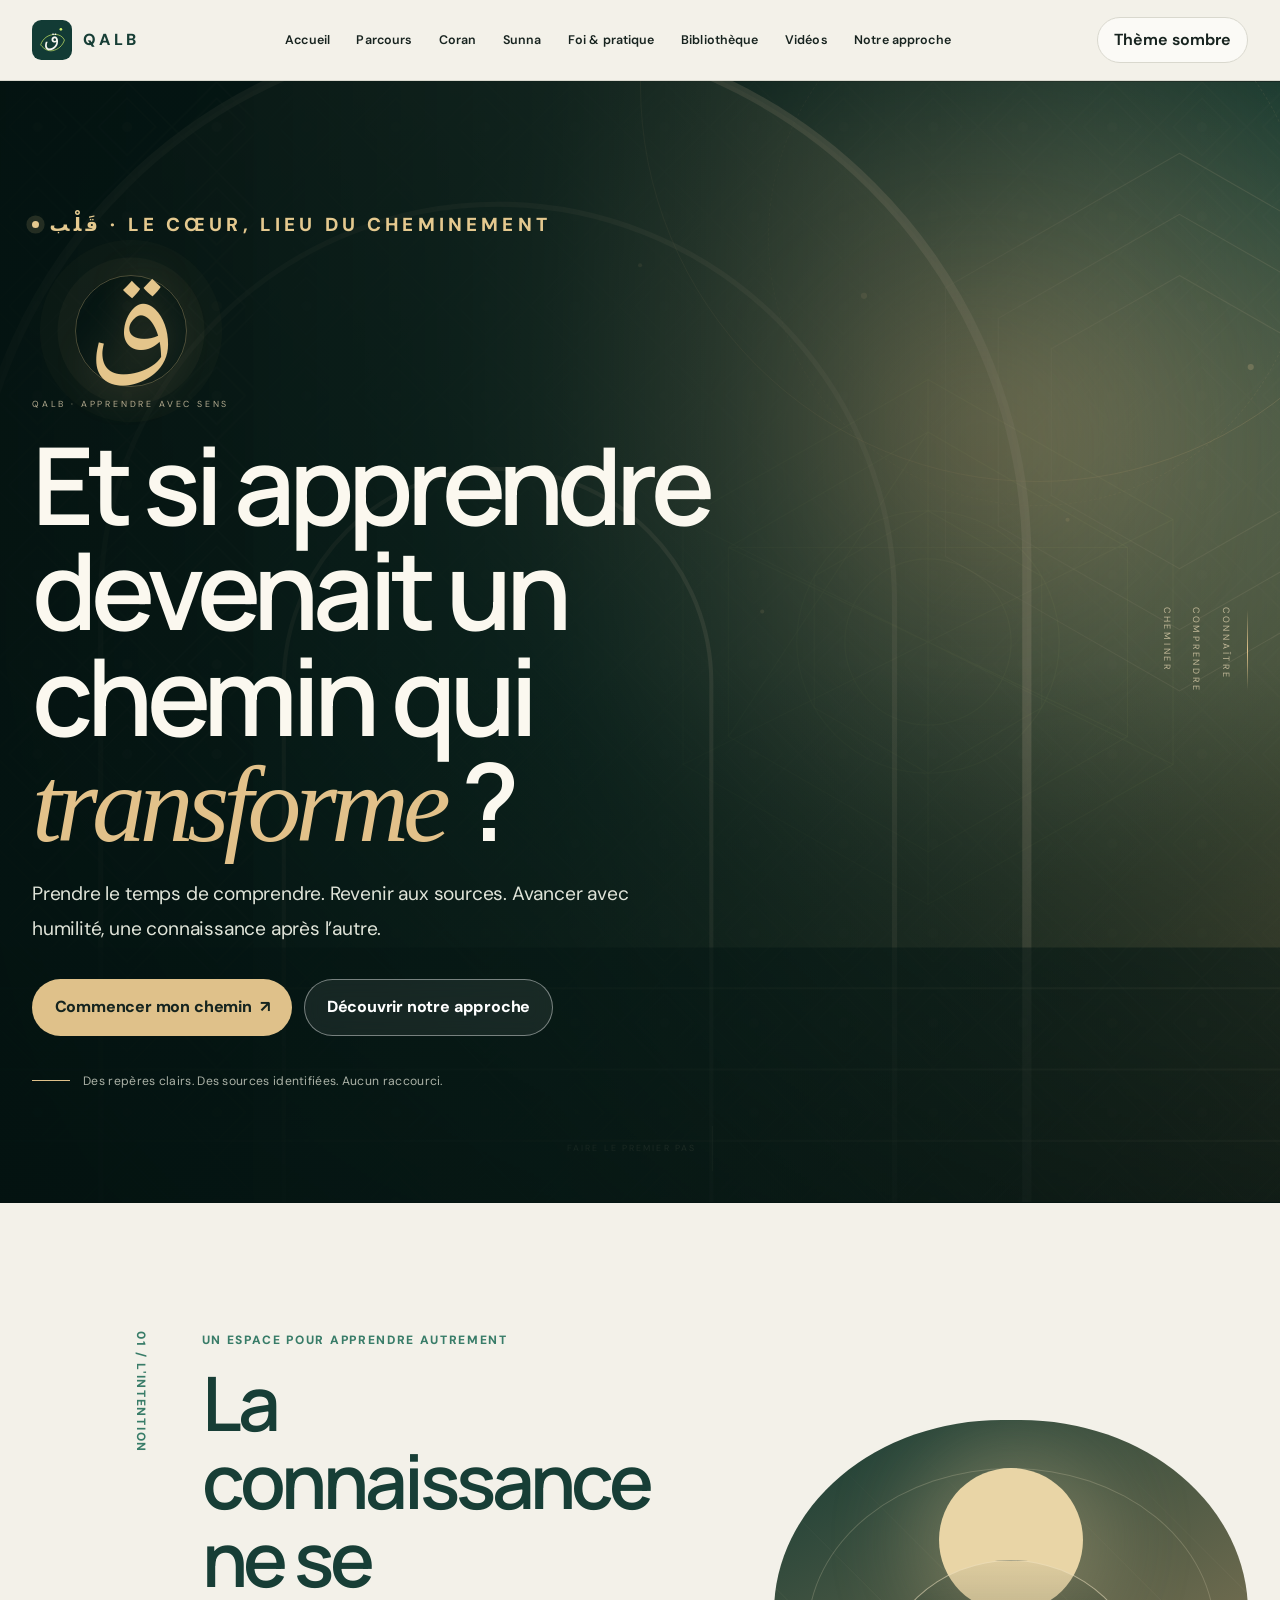
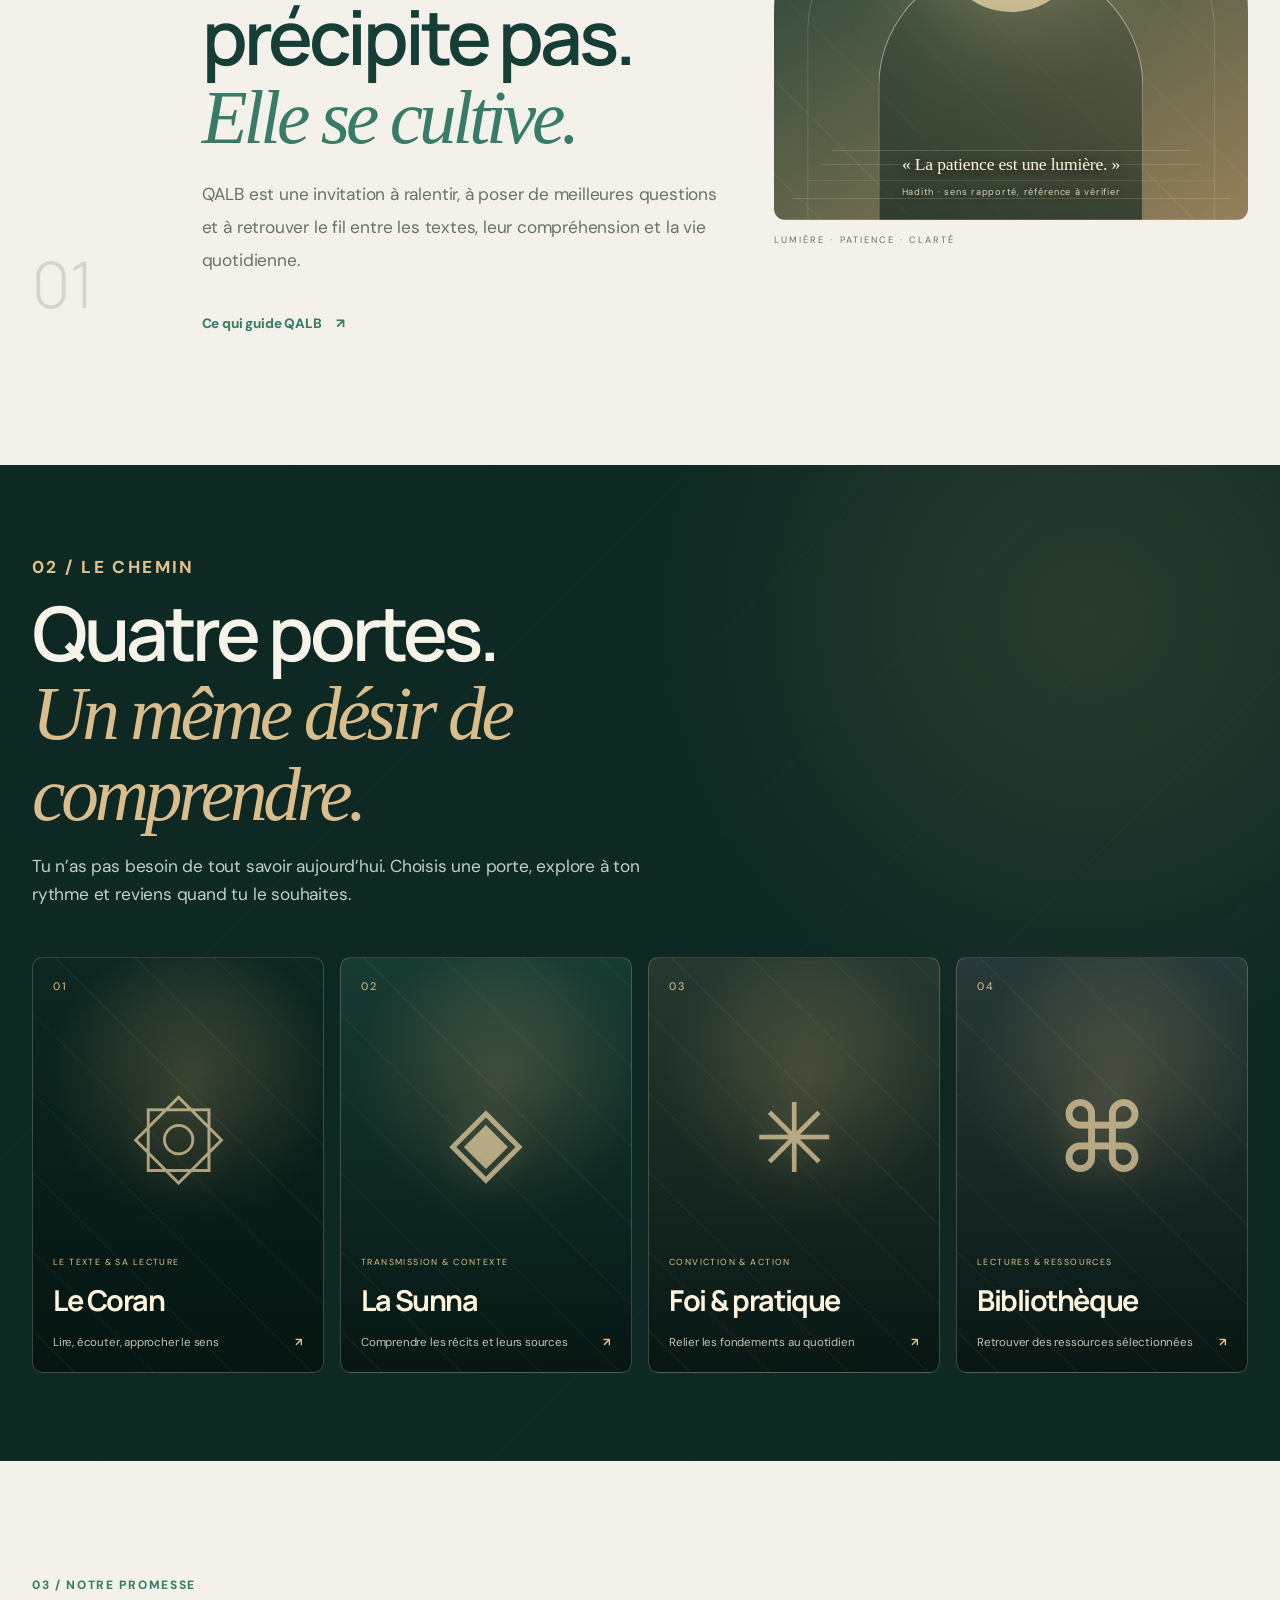
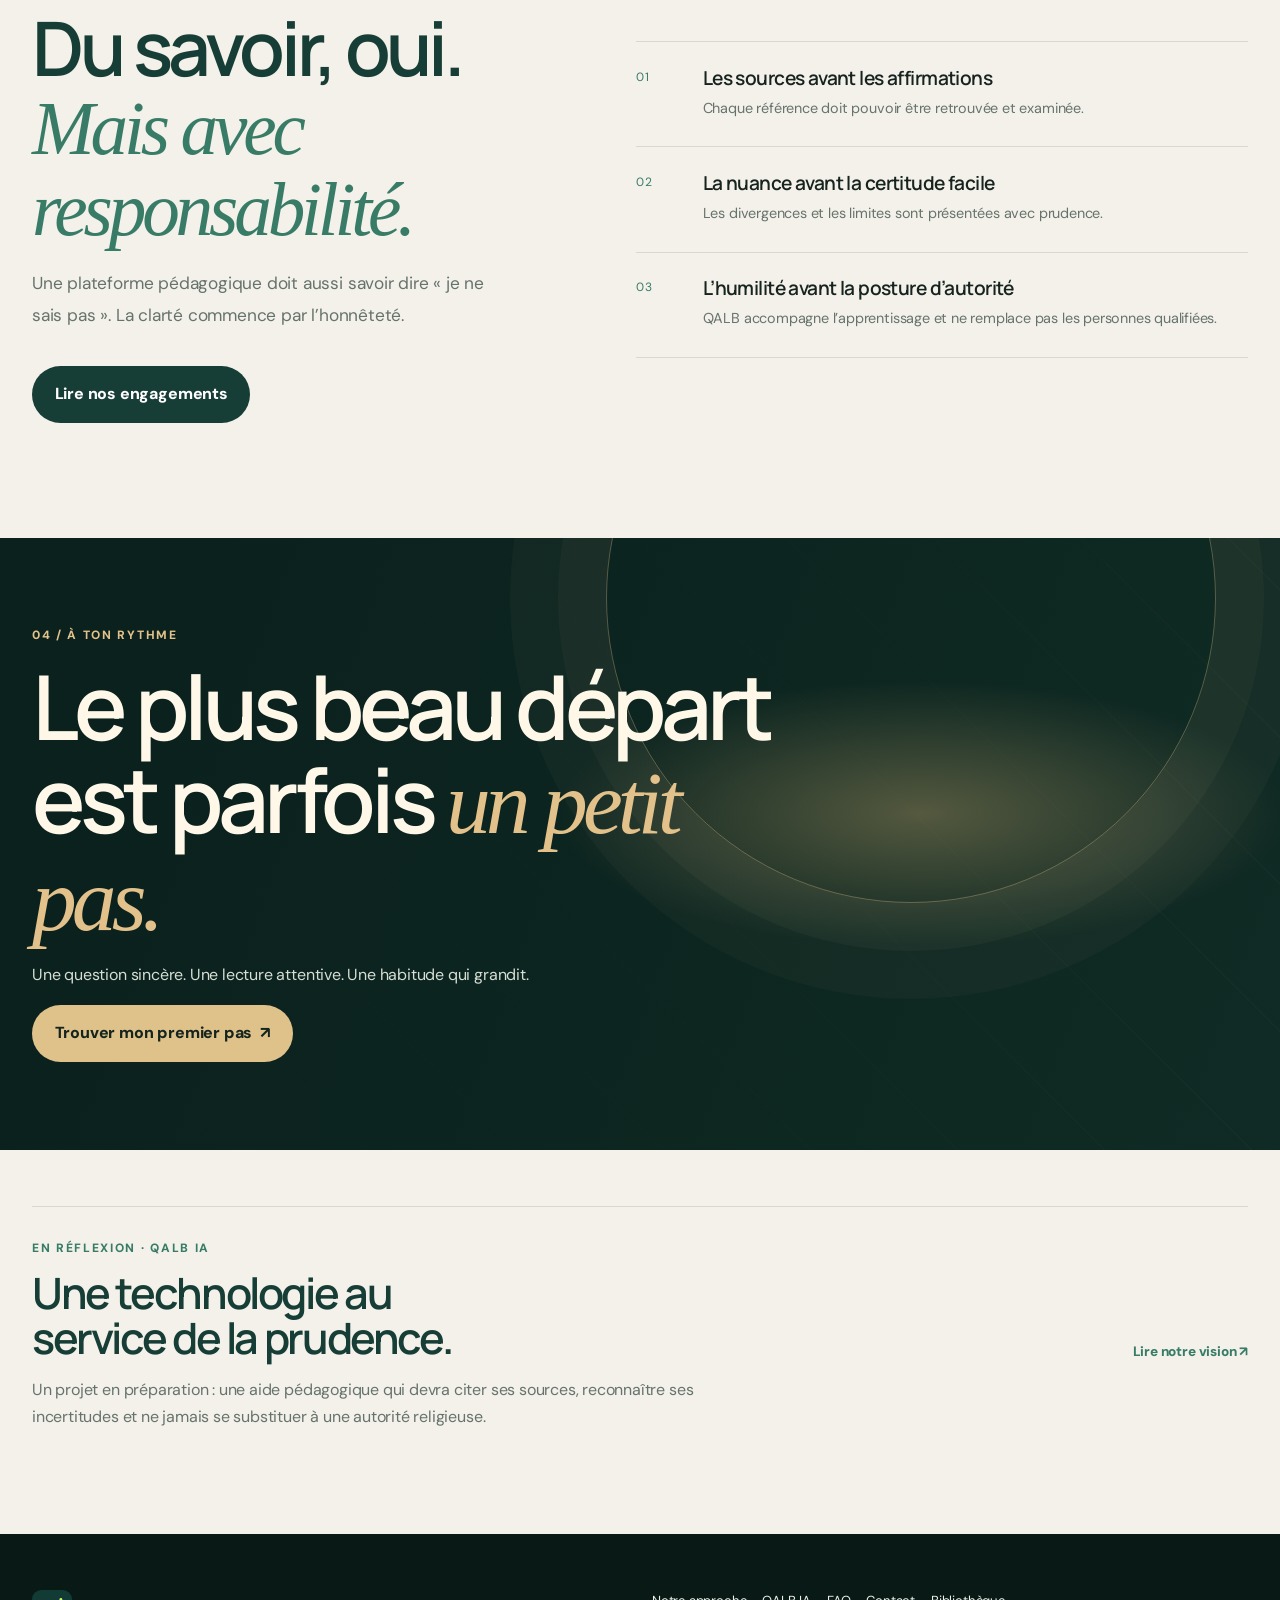
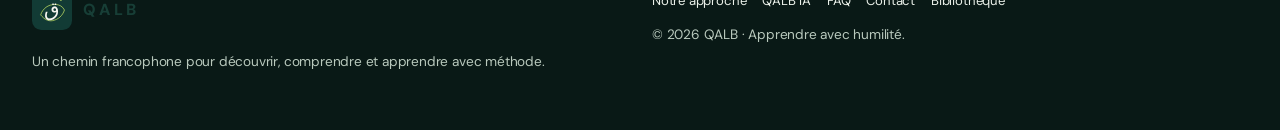
<file: index.html>
<!doctype html>
<html lang="fr"><head><meta charset="utf-8"><meta name="viewport" content="width=device-width,initial-scale=1"><meta name="description" content="QALB — Un chemin vivant pour découvrir le Coran, la Sunna, la foi et la pratique, avec méthode et humilité."><meta name="theme-color" content="#102b26"><meta property="og:type" content="website"><meta property="og:locale" content="fr_FR"><meta property="og:site_name" content="QALB"><meta property="og:title" content="QALB — Le savoir qui éclaire le cœur"><meta property="og:description" content="Un chemin vivant pour apprendre avec méthode et avancer avec sens."><meta property="og:url" content="https://qalb-ogag.onrender.com/"><meta property="og:image" content="https://qalb-ogag.onrender.com/assets/img/qalb-og.svg"><meta name="twitter:card" content="summary_large_image"><link rel="canonical" href="https://qalb-ogag.onrender.com/"><link rel="icon" href="/assets/img/favicon.svg" type="image/svg+xml"><link rel="apple-touch-icon" href="/assets/img/apple-touch-icon.svg"><link rel="preconnect" href="https://fonts.googleapis.com"><link rel="preconnect" href="https://fonts.gstatic.com" crossorigin><link href="https://fonts.googleapis.com/css2?family=DM+Sans:wght@400;500;600;700&family=Manrope:wght@400;500;600;700;800&family=Noto+Naskh+Arabic:wght@500;600&display=swap" rel="stylesheet"><link rel="stylesheet" href="/css/site.min.css"><script>(()=>{try{let t=localStorage.getItem("qalb-theme");document.documentElement.dataset.theme=t==="dark"||t==="light"?t:(matchMedia("(prefers-color-scheme:dark)").matches?"dark":"light")}catch{}})();</script><script defer src="/js/site-config.js"></script><script defer src="/js/app.min.js"></script><title>QALB — Le savoir qui éclaire le cœur</title><script type="application/ld+json">{"@context":"https://schema.org","@type":"WebPage","name":"QALB — Le savoir qui éclaire le cœur","description":"Un chemin vivant pour apprendre avec méthode et avancer avec sens.","url":"https://qalb-ogag.onrender.com/","isPartOf":{"@type":"WebSite","name":"QALB","url":"https://qalb-ogag.onrender.com/"}}</script></head>
<body class="home-page"><a class="skip-link" href="#contenu">Aller au contenu</a>
<header class="site-header"><div class="container header-inner"><a class="brand" href="/" aria-label="QALB, accueil"><img src="/assets/img/favicon.svg" width="40" height="40" alt=""><span>QALB</span></a><nav class="desktop-nav" aria-label="Navigation principale"><a href="/">Accueil</a><a href="/parcours/">Parcours</a><a href="/coran/">Coran</a><a href="/sunna/">Sunna</a><a href="/foi-pratique/">Foi &amp; pratique</a><a href="/bibliotheque/">Bibliothèque</a><a href="/videos/">Vidéos</a><a href="/approche/">Notre approche</a></nav><div class="header-actions"><button class="icon-button" id="themeToggle" type="button" aria-pressed="false">Thème</button><button class="menu-button" id="menuToggle" type="button" aria-expanded="false" aria-controls="mobileNav">Menu</button></div></div></header>
<div class="nav-backdrop" id="navBackdrop"></div><nav class="mobile-nav" id="mobileNav" aria-label="Menu principal" aria-hidden="true"><div class="mobile-nav-head"><strong>Explorer QALB</strong><button class="icon-button" id="menuClose" type="button">Fermer</button></div><div class="mobile-nav-links"><a href="/">Accueil</a><a href="/parcours/">Parcours</a><a href="/coran/">Coran</a><a href="/sunna/">Sunna</a><a href="/foi-pratique/">Foi &amp; pratique</a><a href="/bibliotheque/">Bibliothèque</a><a href="/videos/">Vidéos</a><a href="/approche/">Notre approche</a><a href="/qalb-ia/">QALB IA</a><a href="/faq/">FAQ</a><a href="/contact/">Contact</a></div></nav>
<main id="contenu">
<section class="hero hero-immersive hero-cinematic"><div class="hero-art" aria-hidden="true"><img src="/assets/img/hero-architecture.svg" width="1800" height="1100" fetchpriority="high" decoding="async" alt=""><span class="hero-orbit orbit-one"></span><span class="hero-orbit orbit-two"></span><span class="hero-light"></span></div><div class="hero-shade" aria-hidden="true"></div><div class="container hero-grid"><div class="hero-copy"><p class="eyebrow hero-kicker"><span class="kicker-dot"></span> قَلْب · Le cœur, lieu du cheminement</p><div class="qaf-lockup"><span class="qaf-halo" aria-hidden="true"></span><span class="qaf-letter" lang="ar" aria-label="Qaf">ق</span><span class="qaf-caption">QALB · APPRENDRE AVEC SENS</span></div><h1>Et si apprendre devenait un chemin qui <em>transforme</em> ?</h1><p class="hero-lead">Prendre le temps de comprendre. Revenir aux sources. Avancer avec humilité, une connaissance après l’autre.</p><div class="actions hero-actions"><a class="button button-primary" href="/parcours/">Commencer mon chemin <span aria-hidden="true">↗</span></a><a class="button button-glass" href="/approche/">Découvrir notre approche</a></div><div class="hero-proof"><span class="proof-line"></span><span>Des repères clairs. Des sources identifiées. Aucun raccourci.</span></div></div><div class="hero-side-note" aria-hidden="true"><span class="side-note-line"></span><span>CONNAÎTRE</span><span>COMPRENDRE</span><span>CHEMINER</span></div></div><a class="scroll-cue" href="#premier-pas" aria-label="Défiler vers la suite"><span>FAIRE LE PREMIER PAS</span><i></i></a></section>
<section class="section section-opening" id="premier-pas"><div class="container opening-grid"><div class="opening-label" data-reveal><span class="eyebrow">01 / L'intention</span><span class="opening-number">01</span></div><div class="opening-copy" data-reveal><p class="eyebrow">Un espace pour apprendre autrement</p><h2>La connaissance ne se précipite pas.<br><span>Elle se cultive.</span></h2><p class="lead">QALB est une invitation à ralentir, à poser de meilleures questions et à retrouver le fil entre les textes, leur compréhension et la vie quotidienne.</p><a class="text-link" href="/approche/">Ce qui guide QALB <span aria-hidden="true">↗</span></a></div><div class="opening-visual" data-reveal><div class="opening-visual-art"><div class="sun-disc"></div><div class="arch arch-back"></div><div class="arch arch-front"></div><div class="floor-lines"></div><div class="opening-quote" lang="fr">« La patience est une lumière. »<small>Hadith · sens rapporté, référence à vérifier</small></div></div><span class="visual-index">LUMIÈRE · PATIENCE · CLARTÉ</span></div></div></section>
<section class="section section-dark journey-section"><div class="container"><div class="section-heading journey-heading" data-reveal><p class="eyebrow">02 / Le chemin</p><h2>Quatre portes.<br><span>Un même désir de comprendre.</span></h2><p class="lead">Tu n’as pas besoin de tout savoir aujourd’hui. Choisis une porte, explore à ton rythme et reviens quand tu le souhaites.</p></div><div class="journey-grid"><a class="journey-card journey-quran" href="/coran/" data-reveal><span class="journey-index">01</span><span class="journey-symbol" aria-hidden="true">۞</span><span class="journey-card-bottom"><small>LE TEXTE &amp; SA LECTURE</small><strong>Le Coran</strong><span>Lire, écouter, approcher le sens <b>↗</b></span></span></a><a class="journey-card journey-sunna" href="/sunna/" data-reveal><span class="journey-index">02</span><span class="journey-symbol" aria-hidden="true">◈</span><span class="journey-card-bottom"><small>TRANSMISSION &amp; CONTEXTE</small><strong>La Sunna</strong><span>Comprendre les récits et leurs sources <b>↗</b></span></span></a><a class="journey-card journey-faith" href="/foi-pratique/" data-reveal><span class="journey-index">03</span><span class="journey-symbol" aria-hidden="true">✳</span><span class="journey-card-bottom"><small>CONVICTION &amp; ACTION</small><strong>Foi &amp; pratique</strong><span>Relier les fondements au quotidien <b>↗</b></span></span></a><a class="journey-card journey-library" href="/bibliotheque/" data-reveal><span class="journey-index">04</span><span class="journey-symbol" aria-hidden="true">⌘</span><span class="journey-card-bottom"><small>LECTURES &amp; RESSOURCES</small><strong>Bibliothèque</strong><span>Retrouver des ressources sélectionnées <b>↗</b></span></span></a></div></div></section>
<section class="section section-principles"><div class="container principles-grid"><div data-reveal><p class="eyebrow">03 / Notre promesse</p><h2>Du savoir, oui.<br><span>Mais avec responsabilité.</span></h2><p class="lead">Une plateforme pédagogique doit aussi savoir dire « je ne sais pas ». La clarté commence par l’honnêteté.</p><a class="button button-dark" href="/approche/">Lire nos engagements</a></div><div class="principle-list"><article class="principle" data-reveal><span>01</span><div><h3>Les sources avant les affirmations</h3><p>Chaque référence doit pouvoir être retrouvée et examinée.</p></div></article><article class="principle" data-reveal><span>02</span><div><h3>La nuance avant la certitude facile</h3><p>Les divergences et les limites sont présentées avec prudence.</p></div></article><article class="principle" data-reveal><span>03</span><div><h3>L’humilité avant la posture d’autorité</h3><p>QALB accompagne l’apprentissage et ne remplace pas les personnes qualifiées.</p></div></article></div></div></section>
<section class="section closing-section"><div class="closing-art" aria-hidden="true"></div><div class="container closing-content" data-reveal><p class="eyebrow">04 / À ton rythme</p><h2>Le plus beau départ<br>est parfois <em>un petit pas.</em></h2><p>Une question sincère. Une lecture attentive. Une habitude qui grandit.</p><a class="button button-primary" href="/parcours/">Trouver mon premier pas <span aria-hidden="true">↗</span></a></div></section>
<section class="section section-ai"><div class="container ai-strip" data-reveal><div><p class="eyebrow">En réflexion · QALB IA</p><h2>Une technologie au service de la prudence.</h2><p>Un projet en préparation : une aide pédagogique qui devra citer ses sources, reconnaître ses incertitudes et ne jamais se substituer à une autorité religieuse.</p></div><a class="text-link" href="/qalb-ia/">Lire notre vision ↗</a></div></section>
</main>
<footer class="site-footer"><div class="container footer-grid"><div><a class="brand" href="/"><img src="/assets/img/favicon.svg" width="40" height="40" alt=""><span>QALB</span></a><p class="footer-note">Un chemin francophone pour découvrir, comprendre et apprendre avec méthode.</p></div><div><nav class="footer-links" aria-label="Liens de pied de page"><a href="/approche/">Notre approche</a><a href="/qalb-ia/">QALB IA</a><a href="/faq/">FAQ</a><a href="/contact/">Contact</a><a href="/bibliotheque/">Bibliothèque</a></nav><p class="footer-note">© <span id="year"></span> QALB · Apprendre avec humilité.</p></div></div></footer>
</body></html>
</file>
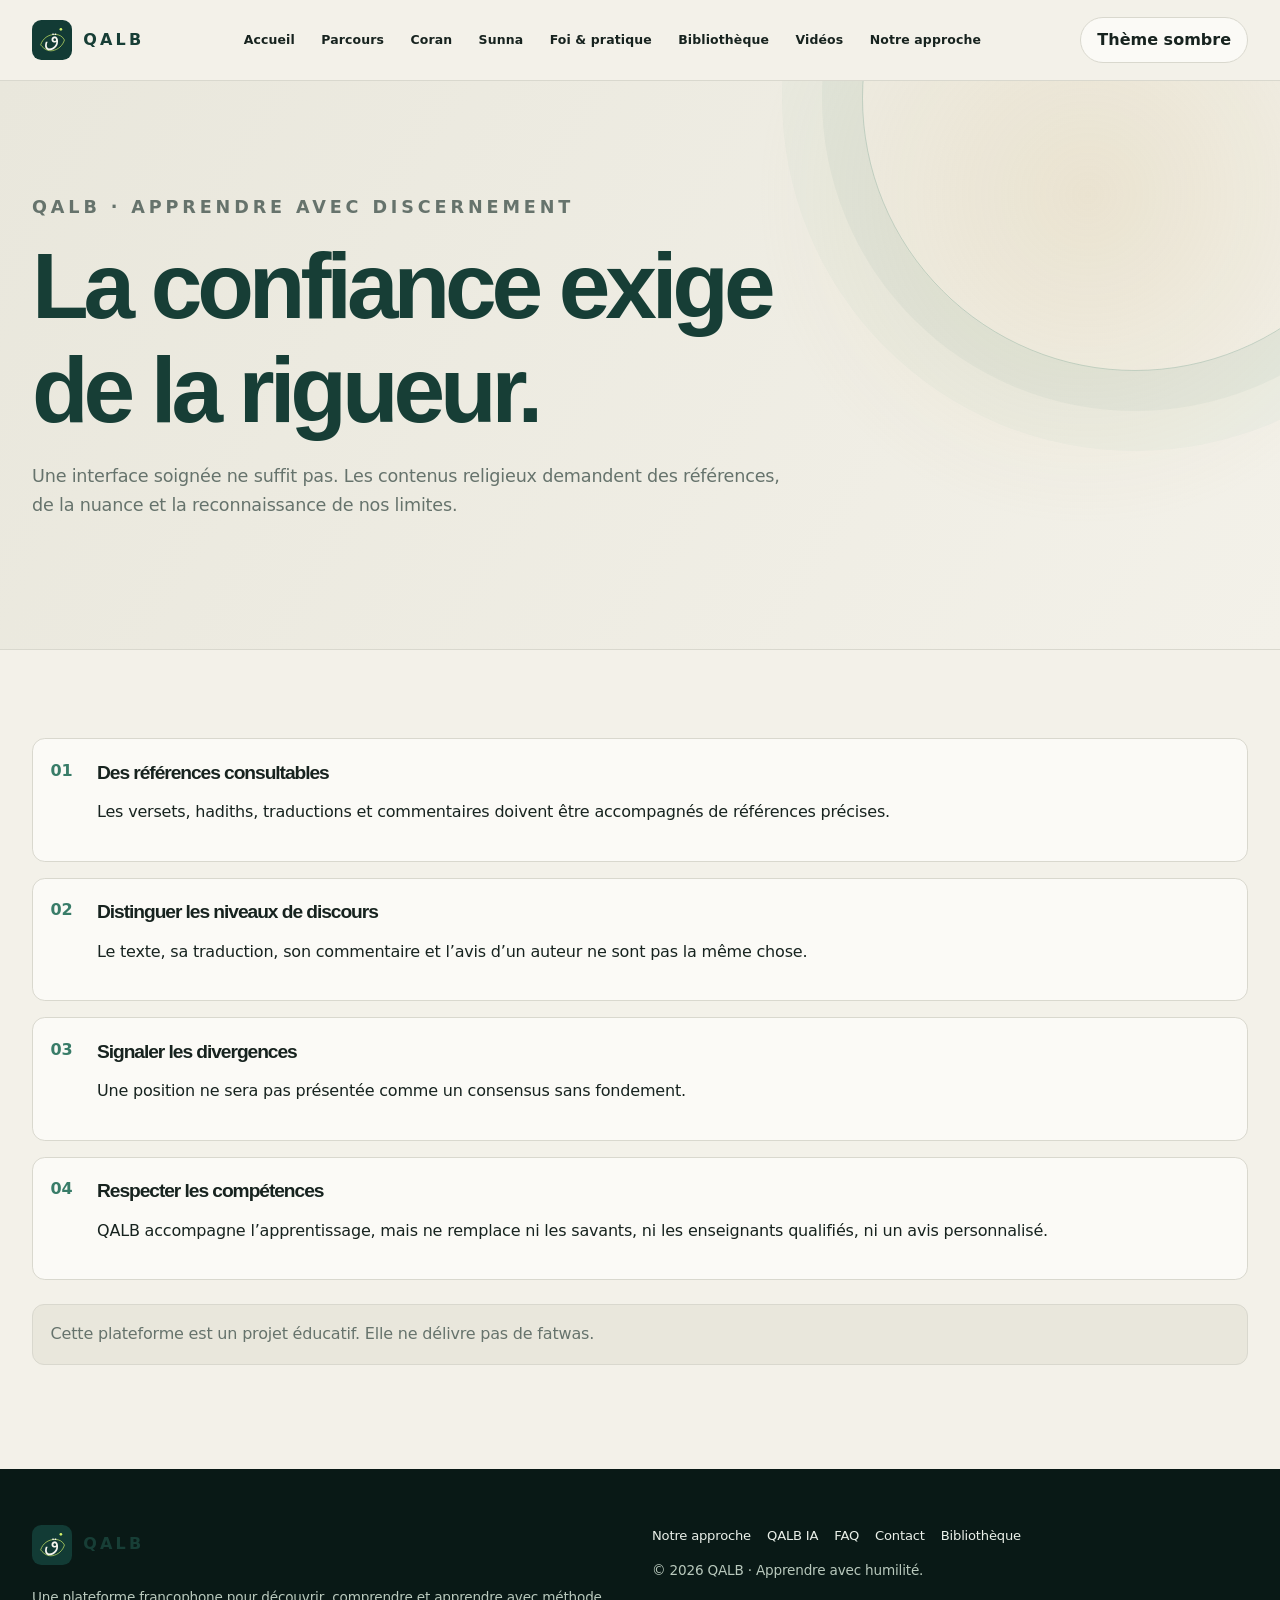
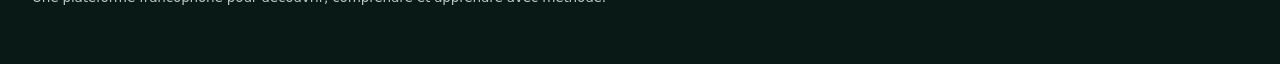
<file: approche/index.html>
<!doctype html>
<html lang="fr"><head><meta charset="utf-8"><meta name="viewport" content="width=device-width,initial-scale=1"><meta name="description" content="Découvrir les principes éditoriaux de QALB : références vérifiables, nuance, transparence et respect des compétences."><meta name="theme-color" content="#123b35"><meta property="og:type" content="website"><meta property="og:locale" content="fr_FR"><meta property="og:site_name" content="QALB"><meta property="og:title" content="Notre approche et nos engagements — QALB"><meta property="og:description" content="Découvrir les principes éditoriaux de QALB : références vérifiables, nuance, transparence et respect des compétences."><meta property="og:url" content="https://qalb-ogag.onrender.com/approche/"><meta property="og:image" content="https://qalb-ogag.onrender.com/assets/img/qalb-og.svg"><meta name="twitter:card" content="summary_large_image"><link rel="canonical" href="https://qalb-ogag.onrender.com/approche/"><link rel="icon" href="/assets/img/favicon.svg" type="image/svg+xml"><link rel="apple-touch-icon" href="/assets/img/apple-touch-icon.svg"><link rel="stylesheet" href="/css/site.min.css"><script>(()=>{try{let t=localStorage.getItem("qalb-theme");document.documentElement.dataset.theme=t==="dark"||t==="light"?t:(matchMedia("(prefers-color-scheme:dark)").matches?"dark":"light")}catch{}})();</script><script defer src="/js/site-config.js"></script><script defer src="/js/app.min.js"></script><title>Notre approche et nos engagements — QALB</title><script type="application/ld+json">{"@context":"https://schema.org","@type":"WebPage","name":"Notre approche et nos engagements — QALB","description":"Découvrir les principes éditoriaux de QALB : références vérifiables, nuance, transparence et respect des compétences.","url":"https://qalb-ogag.onrender.com/approche/","isPartOf":{"@type":"WebSite","name":"QALB","url":"https://qalb-ogag.onrender.com/"}}</script></head><body><a class="skip-link" href="#contenu">Aller au contenu</a><header class="site-header"><div class="container header-inner"><a class="brand" href="/" aria-label="QALB, accueil"><img src="/assets/img/favicon.svg" width="40" height="40" alt=""><span>QALB</span></a><nav class="desktop-nav" aria-label="Navigation principale"><a href="/">Accueil</a><a href="/parcours/">Parcours</a><a href="/coran/">Coran</a><a href="/sunna/">Sunna</a><a href="/foi-pratique/">Foi &amp; pratique</a><a href="/bibliotheque/">Bibliothèque</a><a href="/videos/">Vidéos</a><a href="/approche/">Notre approche</a></nav><div class="header-actions"><button class="icon-button" id="themeToggle" type="button" aria-pressed="false">Thème</button><button class="menu-button" id="menuToggle" type="button" aria-expanded="false" aria-controls="mobileNav">Menu</button></div></div></header><div class="nav-backdrop" id="navBackdrop"></div><nav class="mobile-nav" id="mobileNav" aria-label="Menu principal" aria-hidden="true"><div class="mobile-nav-head"><strong>Explorer QALB</strong><button class="icon-button" id="menuClose" type="button">Fermer</button></div><div class="mobile-nav-links"><a href="/">Accueil</a><a href="/parcours/">Parcours</a><a href="/coran/">Coran</a><a href="/sunna/">Sunna</a><a href="/foi-pratique/">Foi &amp; pratique</a><a href="/bibliotheque/">Bibliothèque</a><a href="/videos/">Vidéos</a><a href="/approche/">Notre approche</a><a href="/qalb-ia/">QALB IA</a><a href="/faq/">FAQ</a><a href="/contact/">Contact</a></div></nav><main id="contenu"><header class="page-intro"><div class="container"><p class="eyebrow">QALB · Apprendre avec discernement</p><h1>La confiance exige de la rigueur.</h1><p>Une interface soignée ne suffit pas. Les contenus religieux demandent des références, de la nuance et la reconnaissance de nos limites.</p></div></header><section class="section"><div class="container"><div class="steps"><article class="step"><h3>Des références consultables</h3><p>Les versets, hadiths, traductions et commentaires doivent être accompagnés de références précises.</p></article><article class="step"><h3>Distinguer les niveaux de discours</h3><p>Le texte, sa traduction, son commentaire et l’avis d’un auteur ne sont pas la même chose.</p></article><article class="step"><h3>Signaler les divergences</h3><p>Une position ne sera pas présentée comme un consensus sans fondement.</p></article><article class="step"><h3>Respecter les compétences</h3><p>QALB accompagne l’apprentissage, mais ne remplace ni les savants, ni les enseignants qualifiés, ni un avis personnalisé.</p></article></div><p class="notice" style="margin-top:1.5rem">Cette plateforme est un projet éducatif. Elle ne délivre pas de fatwas.</p></div></section></main><footer class="site-footer"><div class="container footer-grid"><div><a class="brand" href="/"><img src="/assets/img/favicon.svg" width="40" height="40" alt=""><span>QALB</span></a><p class="footer-note">Une plateforme francophone pour découvrir, comprendre et apprendre avec méthode.</p></div><div><nav class="footer-links" aria-label="Liens de pied de page"><a href="/approche/">Notre approche</a><a href="/qalb-ia/">QALB IA</a><a href="/faq/">FAQ</a><a href="/contact/">Contact</a><a href="/bibliotheque/">Bibliothèque</a></nav><p class="footer-note">© <span id="year"></span> QALB · Apprendre avec humilité.</p></div></div></footer></body></html>
</file>
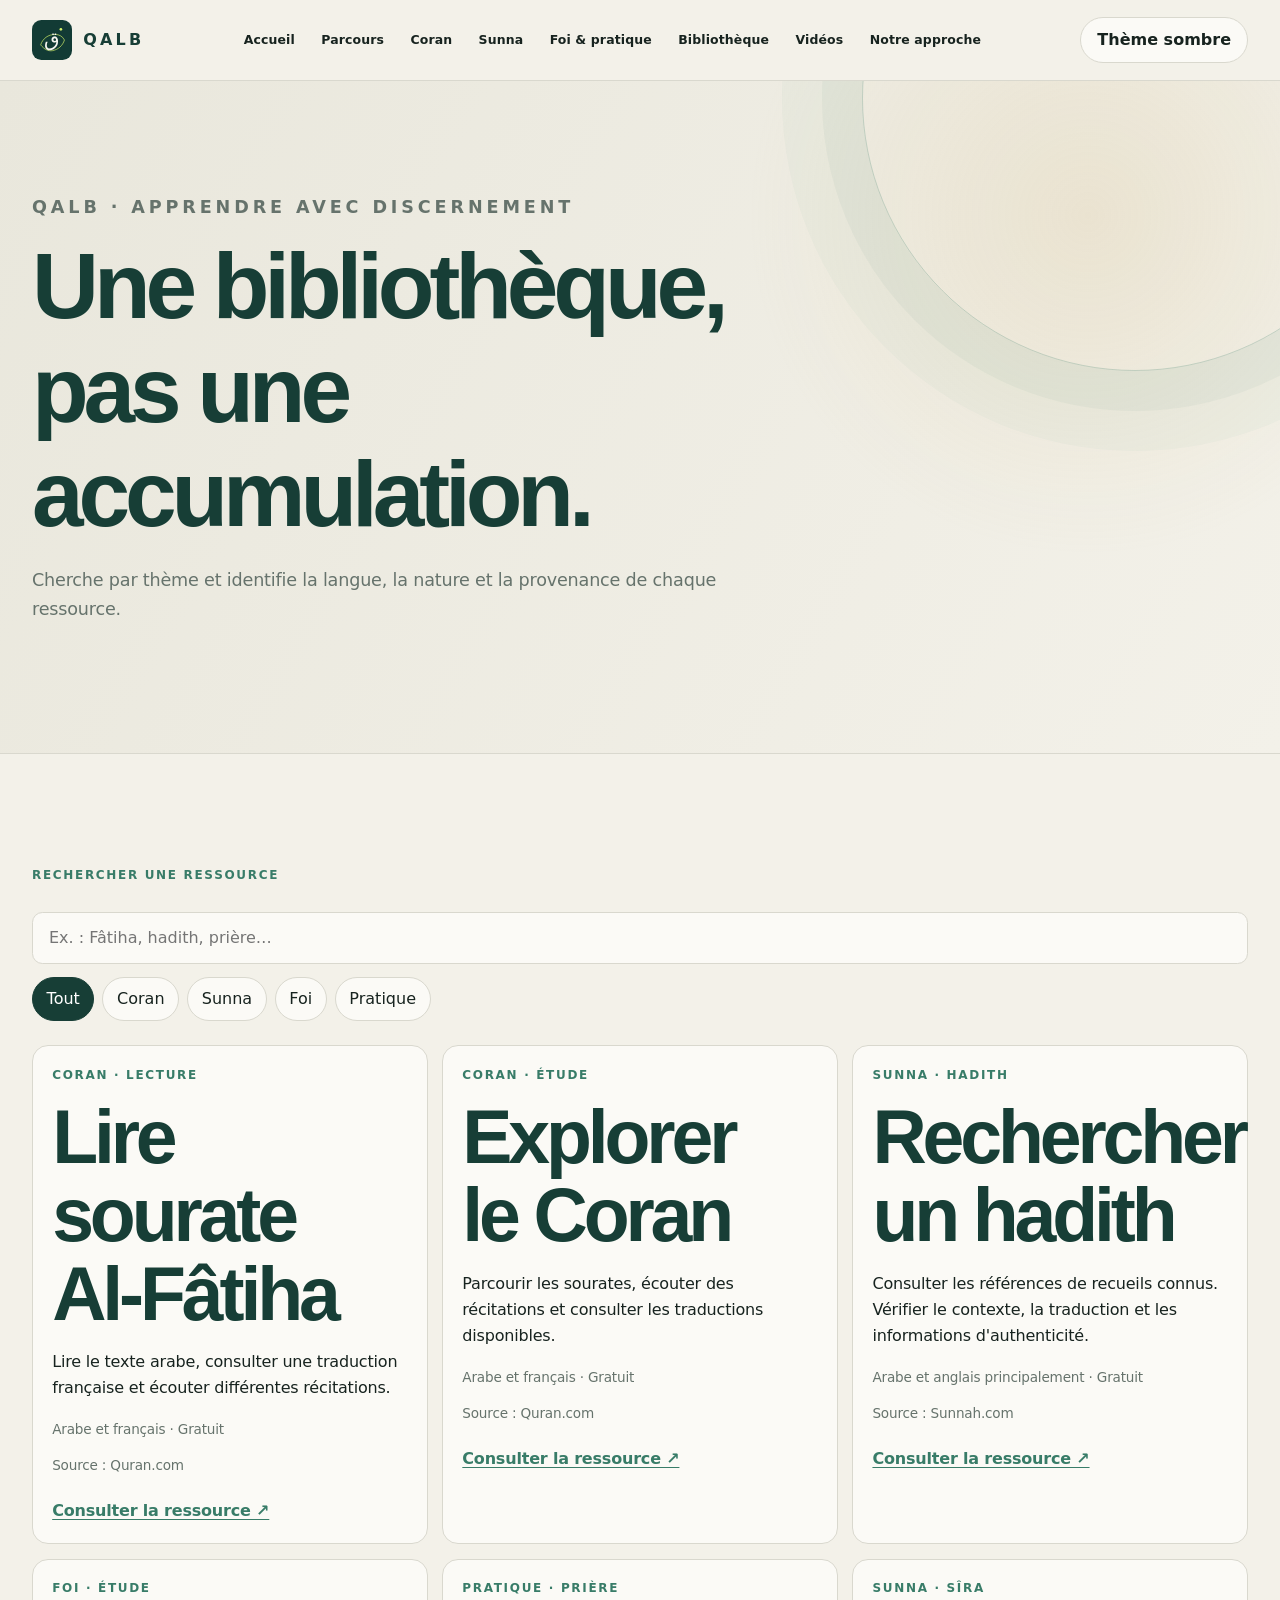
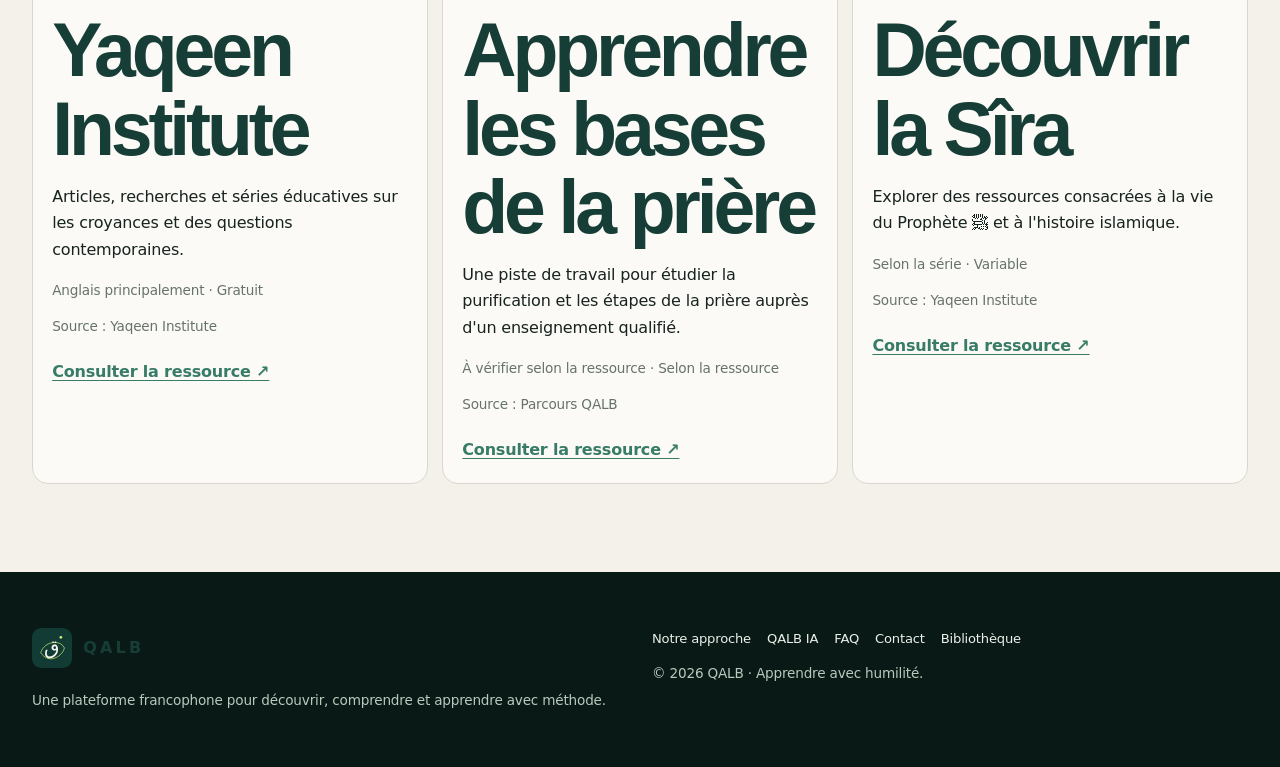
<file: bibliotheque/index.html>
<!doctype html>
<html lang="fr"><head><meta charset="utf-8"><meta name="viewport" content="width=device-width,initial-scale=1"><meta name="description" content="Rechercher des ressources sélectionnées pour apprendre le Coran, la Sunna, la foi et la pratique."><meta name="theme-color" content="#123b35"><meta property="og:type" content="website"><meta property="og:locale" content="fr_FR"><meta property="og:site_name" content="QALB"><meta property="og:title" content="Bibliothèque de ressources — QALB"><meta property="og:description" content="Rechercher des ressources sélectionnées pour apprendre le Coran, la Sunna, la foi et la pratique."><meta property="og:url" content="https://qalb-ogag.onrender.com/bibliotheque/"><meta property="og:image" content="https://qalb-ogag.onrender.com/assets/img/qalb-og.svg"><meta name="twitter:card" content="summary_large_image"><link rel="canonical" href="https://qalb-ogag.onrender.com/bibliotheque/"><link rel="icon" href="/assets/img/favicon.svg" type="image/svg+xml"><link rel="apple-touch-icon" href="/assets/img/apple-touch-icon.svg"><link rel="stylesheet" href="/css/site.min.css"><script>(()=>{try{let t=localStorage.getItem("qalb-theme");document.documentElement.dataset.theme=t==="dark"||t==="light"?t:(matchMedia("(prefers-color-scheme:dark)").matches?"dark":"light")}catch{}})();</script><script defer src="/js/site-config.js"></script><script defer src="/js/app.min.js"></script><title>Bibliothèque de ressources — QALB</title><script type="application/ld+json">{"@context":"https://schema.org","@type":"WebPage","name":"Bibliothèque de ressources — QALB","description":"Rechercher des ressources sélectionnées pour apprendre le Coran, la Sunna, la foi et la pratique.","url":"https://qalb-ogag.onrender.com/bibliotheque/","isPartOf":{"@type":"WebSite","name":"QALB","url":"https://qalb-ogag.onrender.com/"}}</script></head><body><a class="skip-link" href="#contenu">Aller au contenu</a><header class="site-header"><div class="container header-inner"><a class="brand" href="/" aria-label="QALB, accueil"><img src="/assets/img/favicon.svg" width="40" height="40" alt=""><span>QALB</span></a><nav class="desktop-nav" aria-label="Navigation principale"><a href="/">Accueil</a><a href="/parcours/">Parcours</a><a href="/coran/">Coran</a><a href="/sunna/">Sunna</a><a href="/foi-pratique/">Foi &amp; pratique</a><a href="/bibliotheque/">Bibliothèque</a><a href="/videos/">Vidéos</a><a href="/approche/">Notre approche</a></nav><div class="header-actions"><button class="icon-button" id="themeToggle" type="button" aria-pressed="false">Thème</button><button class="menu-button" id="menuToggle" type="button" aria-expanded="false" aria-controls="mobileNav">Menu</button></div></div></header><div class="nav-backdrop" id="navBackdrop"></div><nav class="mobile-nav" id="mobileNav" aria-label="Menu principal" aria-hidden="true"><div class="mobile-nav-head"><strong>Explorer QALB</strong><button class="icon-button" id="menuClose" type="button">Fermer</button></div><div class="mobile-nav-links"><a href="/">Accueil</a><a href="/parcours/">Parcours</a><a href="/coran/">Coran</a><a href="/sunna/">Sunna</a><a href="/foi-pratique/">Foi &amp; pratique</a><a href="/bibliotheque/">Bibliothèque</a><a href="/videos/">Vidéos</a><a href="/approche/">Notre approche</a><a href="/qalb-ia/">QALB IA</a><a href="/faq/">FAQ</a><a href="/contact/">Contact</a></div></nav><main id="contenu"><header class="page-intro"><div class="container"><p class="eyebrow">QALB · Apprendre avec discernement</p><h1>Une bibliothèque, pas une accumulation.</h1><p>Cherche par thème et identifie la langue, la nature et la provenance de chaque ressource.</p></div></header><section class="section"><div class="container"><div class="resource-tools"><label for="resourceSearch" class="eyebrow">Rechercher une ressource</label><input class="search-field" id="resourceSearch" type="search" placeholder="Ex. : Fâtiha, hadith, prière…" autocomplete="off"><div class="filter-list" role="group" aria-label="Filtrer par thème"><button class="filter-button" type="button" data-filter="all" aria-pressed="true">Tout</button><button class="filter-button" type="button" data-filter="coran" aria-pressed="false">Coran</button><button class="filter-button" type="button" data-filter="sunna" aria-pressed="false">Sunna</button><button class="filter-button" type="button" data-filter="foi" aria-pressed="false">Foi</button><button class="filter-button" type="button" data-filter="pratique" aria-pressed="false">Pratique</button></div></div><div id="resourceList" class="resource-list" aria-live="polite"><p class="notice">Chargement de la bibliothèque…</p></div><p id="emptyState" class="empty-state" hidden>Aucune ressource ne correspond à cette recherche.</p><noscript><p class="notice">Active JavaScript pour rechercher et filtrer les ressources.</p></noscript></div></section><script defer src="/js/library.js"></script></main><footer class="site-footer"><div class="container footer-grid"><div><a class="brand" href="/"><img src="/assets/img/favicon.svg" width="40" height="40" alt=""><span>QALB</span></a><p class="footer-note">Une plateforme francophone pour découvrir, comprendre et apprendre avec méthode.</p></div><div><nav class="footer-links" aria-label="Liens de pied de page"><a href="/approche/">Notre approche</a><a href="/qalb-ia/">QALB IA</a><a href="/faq/">FAQ</a><a href="/contact/">Contact</a><a href="/bibliotheque/">Bibliothèque</a></nav><p class="footer-note">© <span id="year"></span> QALB · Apprendre avec humilité.</p></div></div></footer></body></html>
</file>
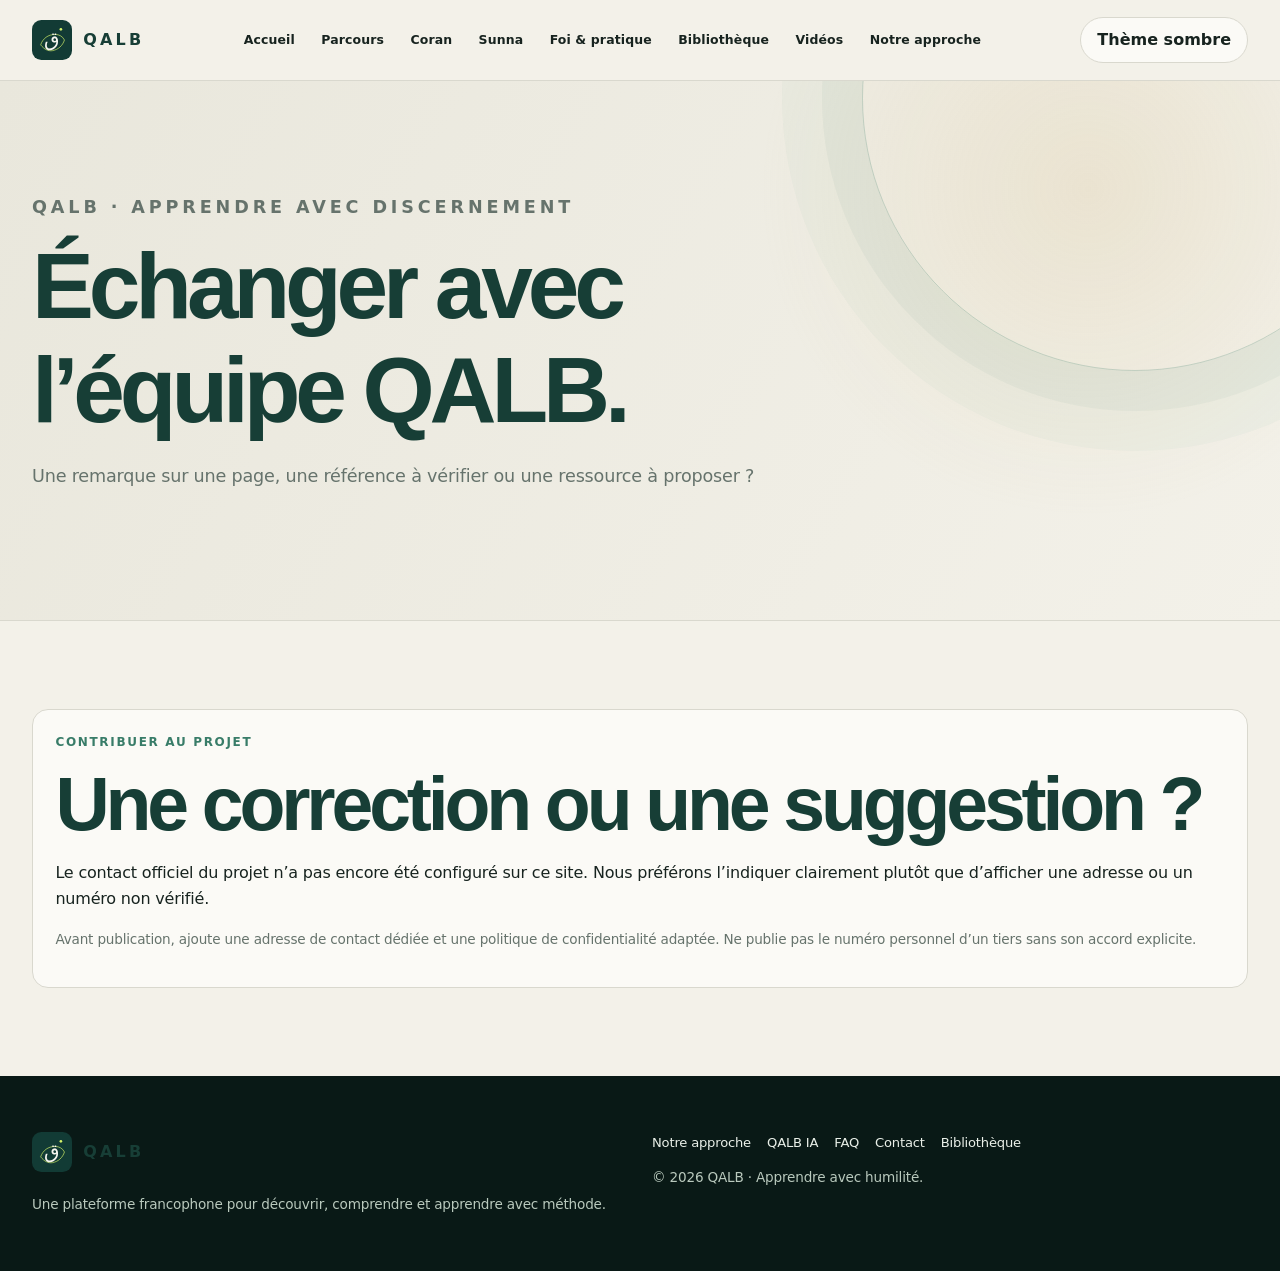
<file: contact/index.html>
<!doctype html>
<html lang="fr"><head><meta charset="utf-8"><meta name="viewport" content="width=device-width,initial-scale=1"><meta name="description" content="Contacter l’équipe du projet QALB pour une remarque, une correction ou une proposition de ressource."><meta name="theme-color" content="#123b35"><meta property="og:type" content="website"><meta property="og:locale" content="fr_FR"><meta property="og:site_name" content="QALB"><meta property="og:title" content="Contacter QALB"><meta property="og:description" content="Contacter l’équipe du projet QALB pour une remarque, une correction ou une proposition de ressource."><meta property="og:url" content="https://qalb-ogag.onrender.com/contact/"><meta property="og:image" content="https://qalb-ogag.onrender.com/assets/img/qalb-og.svg"><meta name="twitter:card" content="summary_large_image"><link rel="canonical" href="https://qalb-ogag.onrender.com/contact/"><link rel="icon" href="/assets/img/favicon.svg" type="image/svg+xml"><link rel="apple-touch-icon" href="/assets/img/apple-touch-icon.svg"><link rel="stylesheet" href="/css/site.min.css"><script>(()=>{try{let t=localStorage.getItem("qalb-theme");document.documentElement.dataset.theme=t==="dark"||t==="light"?t:(matchMedia("(prefers-color-scheme:dark)").matches?"dark":"light")}catch{}})();</script><script defer src="/js/site-config.js"></script><script defer src="/js/app.min.js"></script><title>Contacter QALB</title><script type="application/ld+json">{"@context":"https://schema.org","@type":"WebPage","name":"Contacter QALB","description":"Contacter l’équipe du projet QALB pour une remarque, une correction ou une proposition de ressource.","url":"https://qalb-ogag.onrender.com/contact/","isPartOf":{"@type":"WebSite","name":"QALB","url":"https://qalb-ogag.onrender.com/"}}</script></head><body><a class="skip-link" href="#contenu">Aller au contenu</a><header class="site-header"><div class="container header-inner"><a class="brand" href="/" aria-label="QALB, accueil"><img src="/assets/img/favicon.svg" width="40" height="40" alt=""><span>QALB</span></a><nav class="desktop-nav" aria-label="Navigation principale"><a href="/">Accueil</a><a href="/parcours/">Parcours</a><a href="/coran/">Coran</a><a href="/sunna/">Sunna</a><a href="/foi-pratique/">Foi &amp; pratique</a><a href="/bibliotheque/">Bibliothèque</a><a href="/videos/">Vidéos</a><a href="/approche/">Notre approche</a></nav><div class="header-actions"><button class="icon-button" id="themeToggle" type="button" aria-pressed="false">Thème</button><button class="menu-button" id="menuToggle" type="button" aria-expanded="false" aria-controls="mobileNav">Menu</button></div></div></header><div class="nav-backdrop" id="navBackdrop"></div><nav class="mobile-nav" id="mobileNav" aria-label="Menu principal" aria-hidden="true"><div class="mobile-nav-head"><strong>Explorer QALB</strong><button class="icon-button" id="menuClose" type="button">Fermer</button></div><div class="mobile-nav-links"><a href="/">Accueil</a><a href="/parcours/">Parcours</a><a href="/coran/">Coran</a><a href="/sunna/">Sunna</a><a href="/foi-pratique/">Foi &amp; pratique</a><a href="/bibliotheque/">Bibliothèque</a><a href="/videos/">Vidéos</a><a href="/approche/">Notre approche</a><a href="/qalb-ia/">QALB IA</a><a href="/faq/">FAQ</a><a href="/contact/">Contact</a></div></nav><main id="contenu"><header class="page-intro"><div class="container"><p class="eyebrow">QALB · Apprendre avec discernement</p><h1>Échanger avec l’équipe QALB.</h1><p>Une remarque sur une page, une référence à vérifier ou une ressource à proposer ?</p></div></header><section class="section"><div class="container"><div class="contact-panel"><p class="eyebrow">Contribuer au projet</p><h2>Une correction ou une suggestion ?</h2><p>Le contact officiel du projet n’a pas encore été configuré sur ce site. Nous préférons l’indiquer clairement plutôt que d’afficher une adresse ou un numéro non vérifié.</p><p class="small">Avant publication, ajoute une adresse de contact dédiée et une politique de confidentialité adaptée. Ne publie pas le numéro personnel d’un tiers sans son accord explicite.</p></div></div></section></main><footer class="site-footer"><div class="container footer-grid"><div><a class="brand" href="/"><img src="/assets/img/favicon.svg" width="40" height="40" alt=""><span>QALB</span></a><p class="footer-note">Une plateforme francophone pour découvrir, comprendre et apprendre avec méthode.</p></div><div><nav class="footer-links" aria-label="Liens de pied de page"><a href="/approche/">Notre approche</a><a href="/qalb-ia/">QALB IA</a><a href="/faq/">FAQ</a><a href="/contact/">Contact</a><a href="/bibliotheque/">Bibliothèque</a></nav><p class="footer-note">© <span id="year"></span> QALB · Apprendre avec humilité.</p></div></div></footer></body></html>
</file>
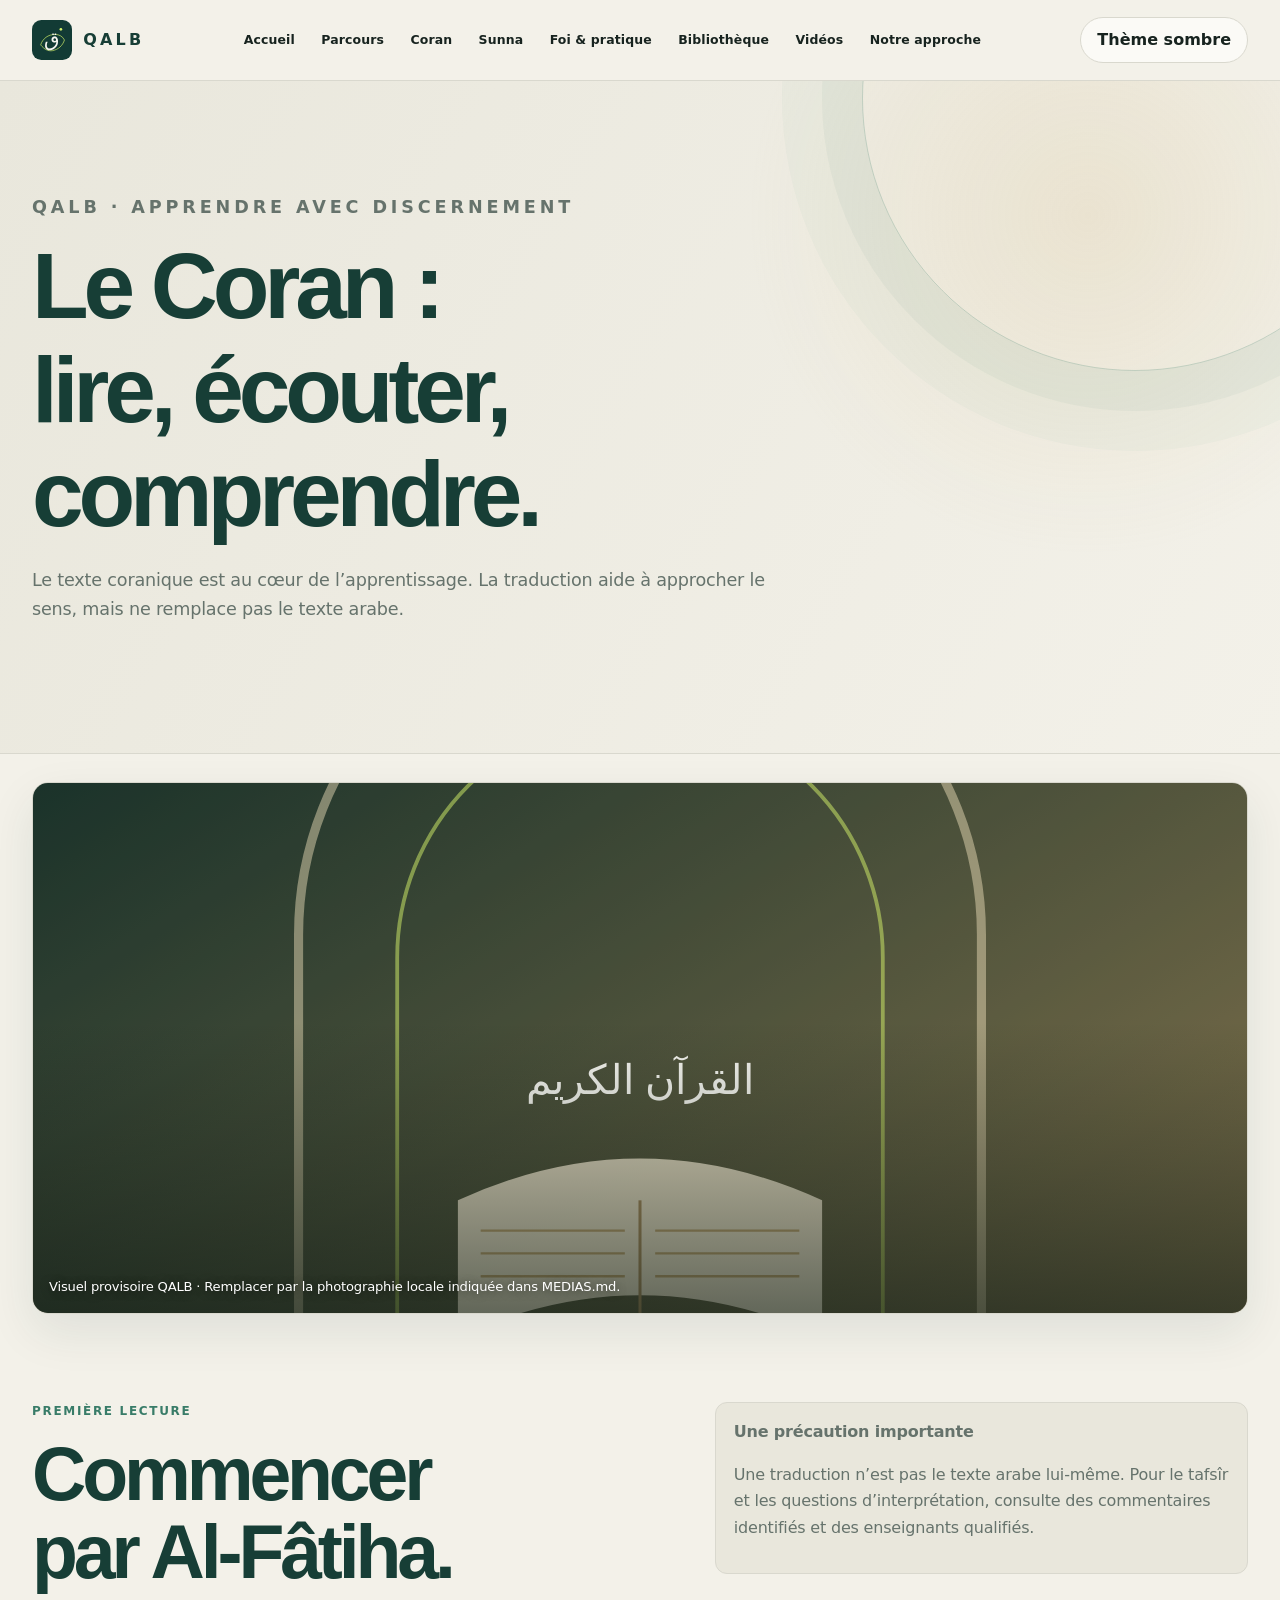
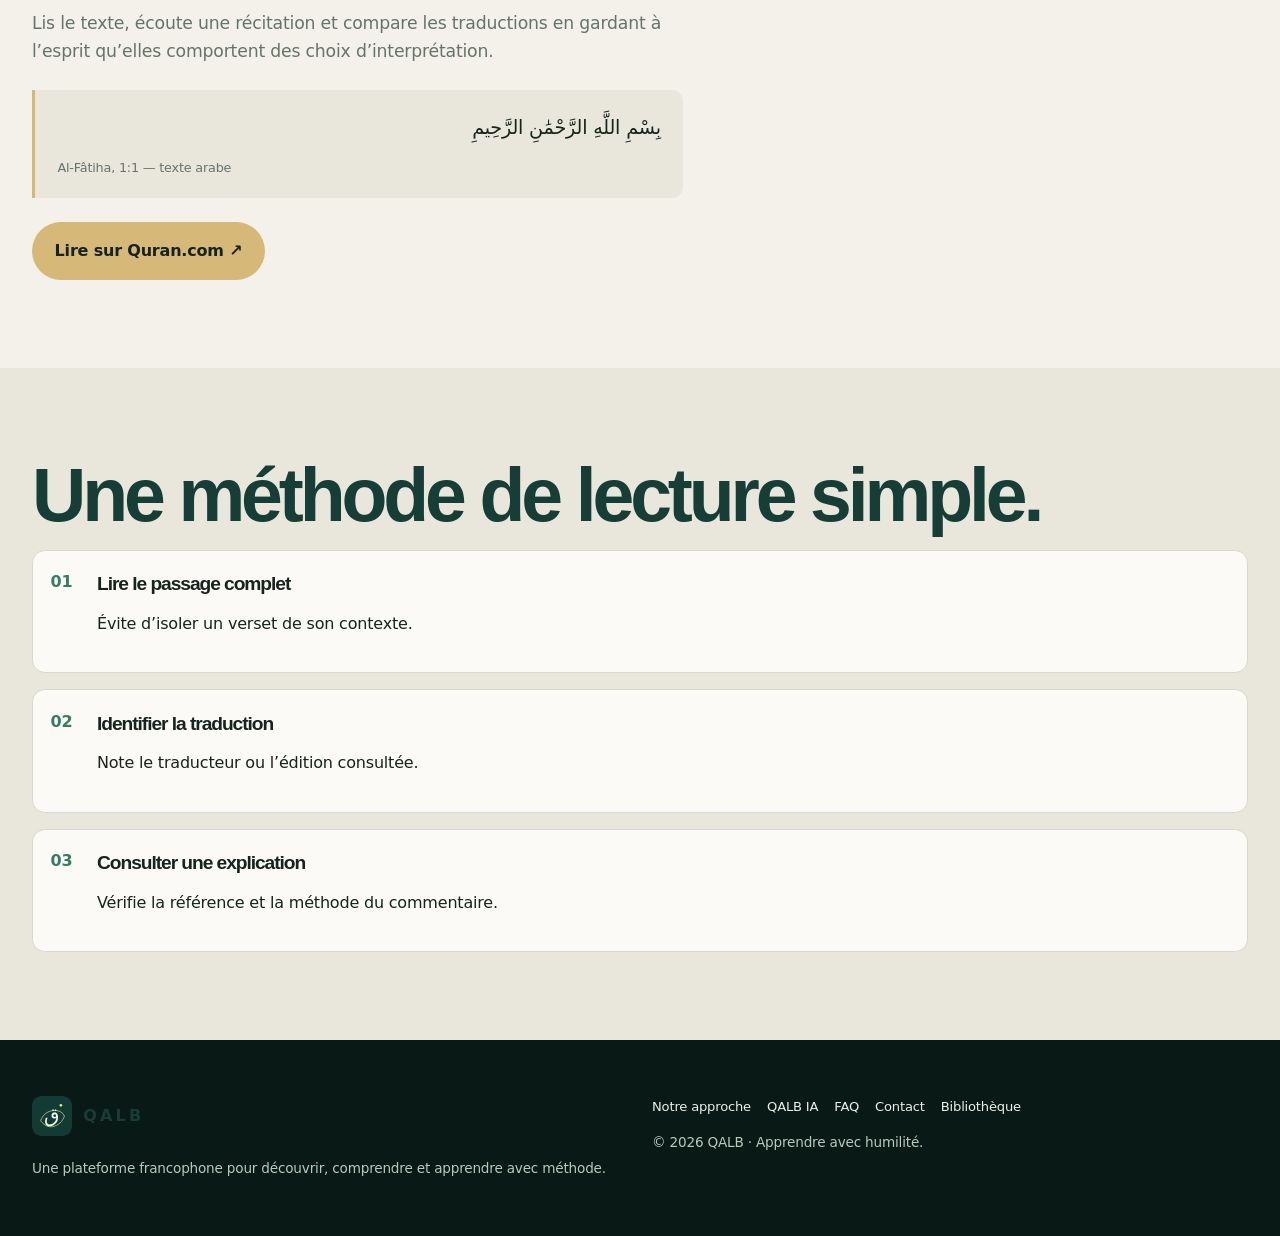
<file: coran/index.html>
<!doctype html>
<html lang="fr"><head><meta charset="utf-8"><meta name="viewport" content="width=device-width,initial-scale=1"><meta name="description" content="Découvrir le Coran, lire les sourates, consulter les traductions et aborder la compréhension avec prudence."><meta name="theme-color" content="#123b35"><meta property="og:type" content="website"><meta property="og:locale" content="fr_FR"><meta property="og:site_name" content="QALB"><meta property="og:title" content="Le Coran — QALB"><meta property="og:description" content="Découvrir le Coran, lire les sourates, consulter les traductions et aborder la compréhension avec prudence."><meta property="og:url" content="https://qalb-ogag.onrender.com/coran/"><meta property="og:image" content="https://qalb-ogag.onrender.com/assets/img/qalb-og.svg"><meta name="twitter:card" content="summary_large_image"><link rel="canonical" href="https://qalb-ogag.onrender.com/coran/"><link rel="icon" href="/assets/img/favicon.svg" type="image/svg+xml"><link rel="apple-touch-icon" href="/assets/img/apple-touch-icon.svg"><link rel="stylesheet" href="/css/site.min.css"><script>(()=>{try{let t=localStorage.getItem("qalb-theme");document.documentElement.dataset.theme=t==="dark"||t==="light"?t:(matchMedia("(prefers-color-scheme:dark)").matches?"dark":"light")}catch{}})();</script><script defer src="/js/site-config.js"></script><script defer src="/js/app.min.js"></script><title>Le Coran — QALB</title><script type="application/ld+json">{"@context":"https://schema.org","@type":"WebPage","name":"Le Coran — QALB","description":"Découvrir le Coran, lire les sourates, consulter les traductions et aborder la compréhension avec prudence.","url":"https://qalb-ogag.onrender.com/coran/","isPartOf":{"@type":"WebSite","name":"QALB","url":"https://qalb-ogag.onrender.com/"}}</script></head><body><a class="skip-link" href="#contenu">Aller au contenu</a><header class="site-header"><div class="container header-inner"><a class="brand" href="/" aria-label="QALB, accueil"><img src="/assets/img/favicon.svg" width="40" height="40" alt=""><span>QALB</span></a><nav class="desktop-nav" aria-label="Navigation principale"><a href="/">Accueil</a><a href="/parcours/">Parcours</a><a href="/coran/">Coran</a><a href="/sunna/">Sunna</a><a href="/foi-pratique/">Foi &amp; pratique</a><a href="/bibliotheque/">Bibliothèque</a><a href="/videos/">Vidéos</a><a href="/approche/">Notre approche</a></nav><div class="header-actions"><button class="icon-button" id="themeToggle" type="button" aria-pressed="false">Thème</button><button class="menu-button" id="menuToggle" type="button" aria-expanded="false" aria-controls="mobileNav">Menu</button></div></div></header><div class="nav-backdrop" id="navBackdrop"></div><nav class="mobile-nav" id="mobileNav" aria-label="Menu principal" aria-hidden="true"><div class="mobile-nav-head"><strong>Explorer QALB</strong><button class="icon-button" id="menuClose" type="button">Fermer</button></div><div class="mobile-nav-links"><a href="/">Accueil</a><a href="/parcours/">Parcours</a><a href="/coran/">Coran</a><a href="/sunna/">Sunna</a><a href="/foi-pratique/">Foi &amp; pratique</a><a href="/bibliotheque/">Bibliothèque</a><a href="/videos/">Vidéos</a><a href="/approche/">Notre approche</a><a href="/qalb-ia/">QALB IA</a><a href="/faq/">FAQ</a><a href="/contact/">Contact</a></div></nav><main id="contenu"><header class="page-intro"><div class="container"><p class="eyebrow">QALB · Apprendre avec discernement</p><h1>Le Coran : lire, écouter, comprendre.</h1><p>Le texte coranique est au cœur de l’apprentissage. La traduction aide à approcher le sens, mais ne remplace pas le texte arabe.</p></div></header><section class="visual-banner" aria-label="Illustration du thème"><div class="container"><figure class="visual-frame" data-reveal><img src="/assets/img/placeholders/coran.svg" srcset="/assets/img/placeholders/coran.svg 480w, /assets/img/placeholders/coran.svg 960w, /assets/img/placeholders/coran.svg 1600w" sizes="(max-width: 640px) 100vw, 90vw" data-webp-srcset="/assets/img/coran-hero-480.webp 480w, /assets/img/coran-hero-960.webp 960w, /assets/img/coran-hero-1600.webp 1600w" width="1600" height="1000" loading="eager" fetchpriority="high" decoding="async" alt="Le texte coranique ouvert dans une architecture lumineuse, livre sans représentation humaine."><figcaption>Visuel provisoire QALB · Remplacer par la photographie locale indiquée dans MEDIAS.md.</figcaption></figure></div></section><section class="section"><div class="container split"><div><p class="eyebrow">Première lecture</p><h2>Commencer par Al-Fâtiha.</h2><p class="lead">Lis le texte, écoute une récitation et compare les traductions en gardant à l’esprit qu’elles comportent des choix d’interprétation.</p><div class="quote"><p class="arabic" lang="ar" dir="rtl">بِسْمِ اللَّهِ الرَّحْمَٰنِ الرَّحِيمِ</p><cite>Al-Fâtiha, 1:1 — texte arabe</cite></div><a class="button" href="https://quran.com/fr/1" target="_blank" rel="noopener noreferrer">Lire sur Quran.com ↗</a></div><aside class="notice"><strong>Une précaution importante</strong><p>Une traduction n’est pas le texte arabe lui-même. Pour le tafsîr et les questions d’interprétation, consulte des commentaires identifiés et des enseignants qualifiés.</p></aside></div></section><section class="section" style="background:var(--surface-2)"><div class="container"><h2>Une méthode de lecture simple.</h2><div class="steps"><article class="step"><h3>Lire le passage complet</h3><p>Évite d’isoler un verset de son contexte.</p></article><article class="step"><h3>Identifier la traduction</h3><p>Note le traducteur ou l’édition consultée.</p></article><article class="step"><h3>Consulter une explication</h3><p>Vérifie la référence et la méthode du commentaire.</p></article></div></div></section></main><footer class="site-footer"><div class="container footer-grid"><div><a class="brand" href="/"><img src="/assets/img/favicon.svg" width="40" height="40" alt=""><span>QALB</span></a><p class="footer-note">Une plateforme francophone pour découvrir, comprendre et apprendre avec méthode.</p></div><div><nav class="footer-links" aria-label="Liens de pied de page"><a href="/approche/">Notre approche</a><a href="/qalb-ia/">QALB IA</a><a href="/faq/">FAQ</a><a href="/contact/">Contact</a><a href="/bibliotheque/">Bibliothèque</a></nav><p class="footer-note">© <span id="year"></span> QALB · Apprendre avec humilité.</p></div></div></footer></body></html>
</file>
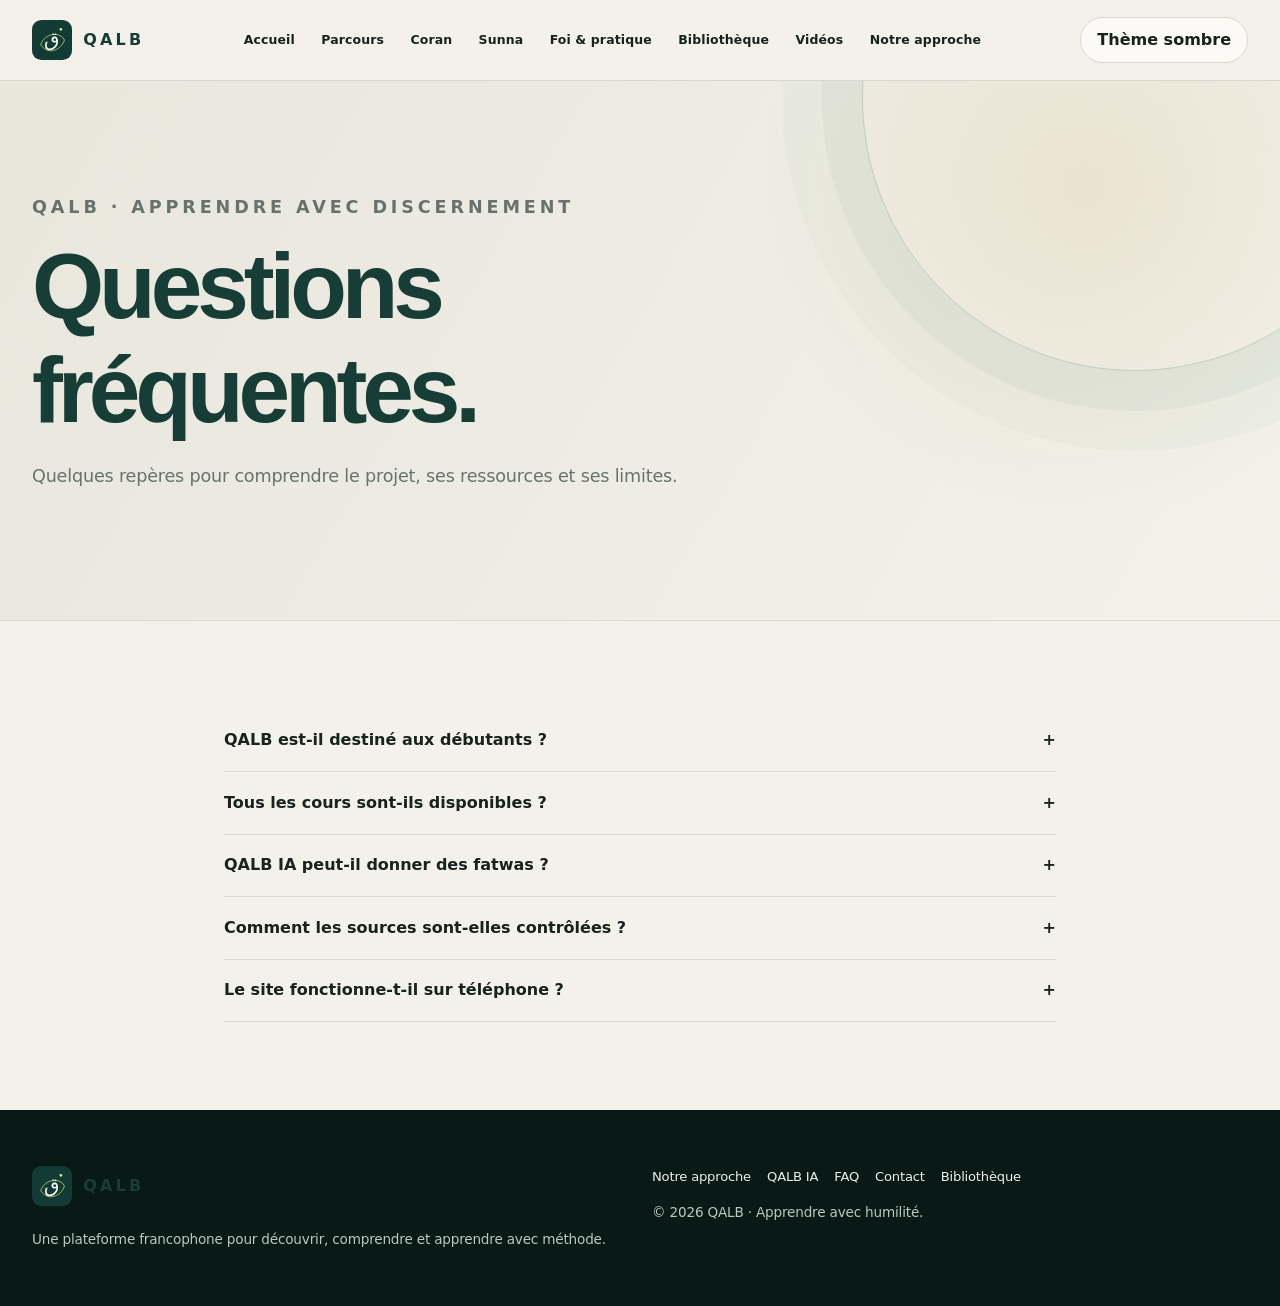
<file: faq/index.html>
<!doctype html>
<html lang="fr"><head><meta charset="utf-8"><meta name="viewport" content="width=device-width,initial-scale=1"><meta name="description" content="Réponses aux questions fréquentes sur le parcours, les ressources et les limites de la plateforme QALB."><meta name="theme-color" content="#123b35"><meta property="og:type" content="website"><meta property="og:locale" content="fr_FR"><meta property="og:site_name" content="QALB"><meta property="og:title" content="Questions fréquentes — QALB"><meta property="og:description" content="Réponses aux questions fréquentes sur le parcours, les ressources et les limites de la plateforme QALB."><meta property="og:url" content="https://qalb-ogag.onrender.com/faq/"><meta property="og:image" content="https://qalb-ogag.onrender.com/assets/img/qalb-og.svg"><meta name="twitter:card" content="summary_large_image"><link rel="canonical" href="https://qalb-ogag.onrender.com/faq/"><link rel="icon" href="/assets/img/favicon.svg" type="image/svg+xml"><link rel="apple-touch-icon" href="/assets/img/apple-touch-icon.svg"><link rel="stylesheet" href="/css/site.min.css"><script>(()=>{try{let t=localStorage.getItem("qalb-theme");document.documentElement.dataset.theme=t==="dark"||t==="light"?t:(matchMedia("(prefers-color-scheme:dark)").matches?"dark":"light")}catch{}})();</script><script defer src="/js/site-config.js"></script><script defer src="/js/app.min.js"></script><title>Questions fréquentes — QALB</title><script type="application/ld+json">{"@context":"https://schema.org","@type":"WebPage","name":"Questions fréquentes — QALB","description":"Réponses aux questions fréquentes sur le parcours, les ressources et les limites de la plateforme QALB.","url":"https://qalb-ogag.onrender.com/faq/","isPartOf":{"@type":"WebSite","name":"QALB","url":"https://qalb-ogag.onrender.com/"}}</script></head><body><a class="skip-link" href="#contenu">Aller au contenu</a><header class="site-header"><div class="container header-inner"><a class="brand" href="/" aria-label="QALB, accueil"><img src="/assets/img/favicon.svg" width="40" height="40" alt=""><span>QALB</span></a><nav class="desktop-nav" aria-label="Navigation principale"><a href="/">Accueil</a><a href="/parcours/">Parcours</a><a href="/coran/">Coran</a><a href="/sunna/">Sunna</a><a href="/foi-pratique/">Foi &amp; pratique</a><a href="/bibliotheque/">Bibliothèque</a><a href="/videos/">Vidéos</a><a href="/approche/">Notre approche</a></nav><div class="header-actions"><button class="icon-button" id="themeToggle" type="button" aria-pressed="false">Thème</button><button class="menu-button" id="menuToggle" type="button" aria-expanded="false" aria-controls="mobileNav">Menu</button></div></div></header><div class="nav-backdrop" id="navBackdrop"></div><nav class="mobile-nav" id="mobileNav" aria-label="Menu principal" aria-hidden="true"><div class="mobile-nav-head"><strong>Explorer QALB</strong><button class="icon-button" id="menuClose" type="button">Fermer</button></div><div class="mobile-nav-links"><a href="/">Accueil</a><a href="/parcours/">Parcours</a><a href="/coran/">Coran</a><a href="/sunna/">Sunna</a><a href="/foi-pratique/">Foi &amp; pratique</a><a href="/bibliotheque/">Bibliothèque</a><a href="/videos/">Vidéos</a><a href="/approche/">Notre approche</a><a href="/qalb-ia/">QALB IA</a><a href="/faq/">FAQ</a><a href="/contact/">Contact</a></div></nav><main id="contenu"><header class="page-intro"><div class="container"><p class="eyebrow">QALB · Apprendre avec discernement</p><h1>Questions fréquentes.</h1><p>Quelques repères pour comprendre le projet, ses ressources et ses limites.</p></div></header><section class="section"><div class="container faq-list"><article class="faq-item"><button class="faq-question" type="button" aria-expanded="false"><span>QALB est-il destiné aux débutants ?</span><span data-faq-icon aria-hidden="true">+</span></button><div class="faq-answer" hidden>Oui. Le projet accueille les personnes qui découvrent les notions fondamentales comme celles qui souhaitent approfondir.</div></article><article class="faq-item"><button class="faq-question" type="button" aria-expanded="false"><span>Tous les cours sont-ils disponibles ?</span><span data-faq-icon aria-hidden="true">+</span></button><div class="faq-answer" hidden>Cette version propose des pages thématiques et des ressources externes. Les cours originaux devront être développés et validés séparément.</div></article><article class="faq-item"><button class="faq-question" type="button" aria-expanded="false"><span>QALB IA peut-il donner des fatwas ?</span><span data-faq-icon aria-hidden="true">+</span></button><div class="faq-answer" hidden>Non. QALB IA est un projet en préparation. L’objectif est pédagogique, jamais de remplacer les savants.</div></article><article class="faq-item"><button class="faq-question" type="button" aria-expanded="false"><span>Comment les sources sont-elles contrôlées ?</span><span data-faq-icon aria-hidden="true">+</span></button><div class="faq-answer" hidden>Les ressources affichent leur provenance et leur langue lorsque l’information est connue. Une sélection n’est pas une certification absolue.</div></article><article class="faq-item"><button class="faq-question" type="button" aria-expanded="false"><span>Le site fonctionne-t-il sur téléphone ?</span><span data-faq-icon aria-hidden="true">+</span></button><div class="faq-answer" hidden>Oui. La navigation et les contenus sont conçus en priorité pour les petits écrans et les connexions limitées.</div></article></div></section></main><footer class="site-footer"><div class="container footer-grid"><div><a class="brand" href="/"><img src="/assets/img/favicon.svg" width="40" height="40" alt=""><span>QALB</span></a><p class="footer-note">Une plateforme francophone pour découvrir, comprendre et apprendre avec méthode.</p></div><div><nav class="footer-links" aria-label="Liens de pied de page"><a href="/approche/">Notre approche</a><a href="/qalb-ia/">QALB IA</a><a href="/faq/">FAQ</a><a href="/contact/">Contact</a><a href="/bibliotheque/">Bibliothèque</a></nav><p class="footer-note">© <span id="year"></span> QALB · Apprendre avec humilité.</p></div></div></footer></body></html>
</file>
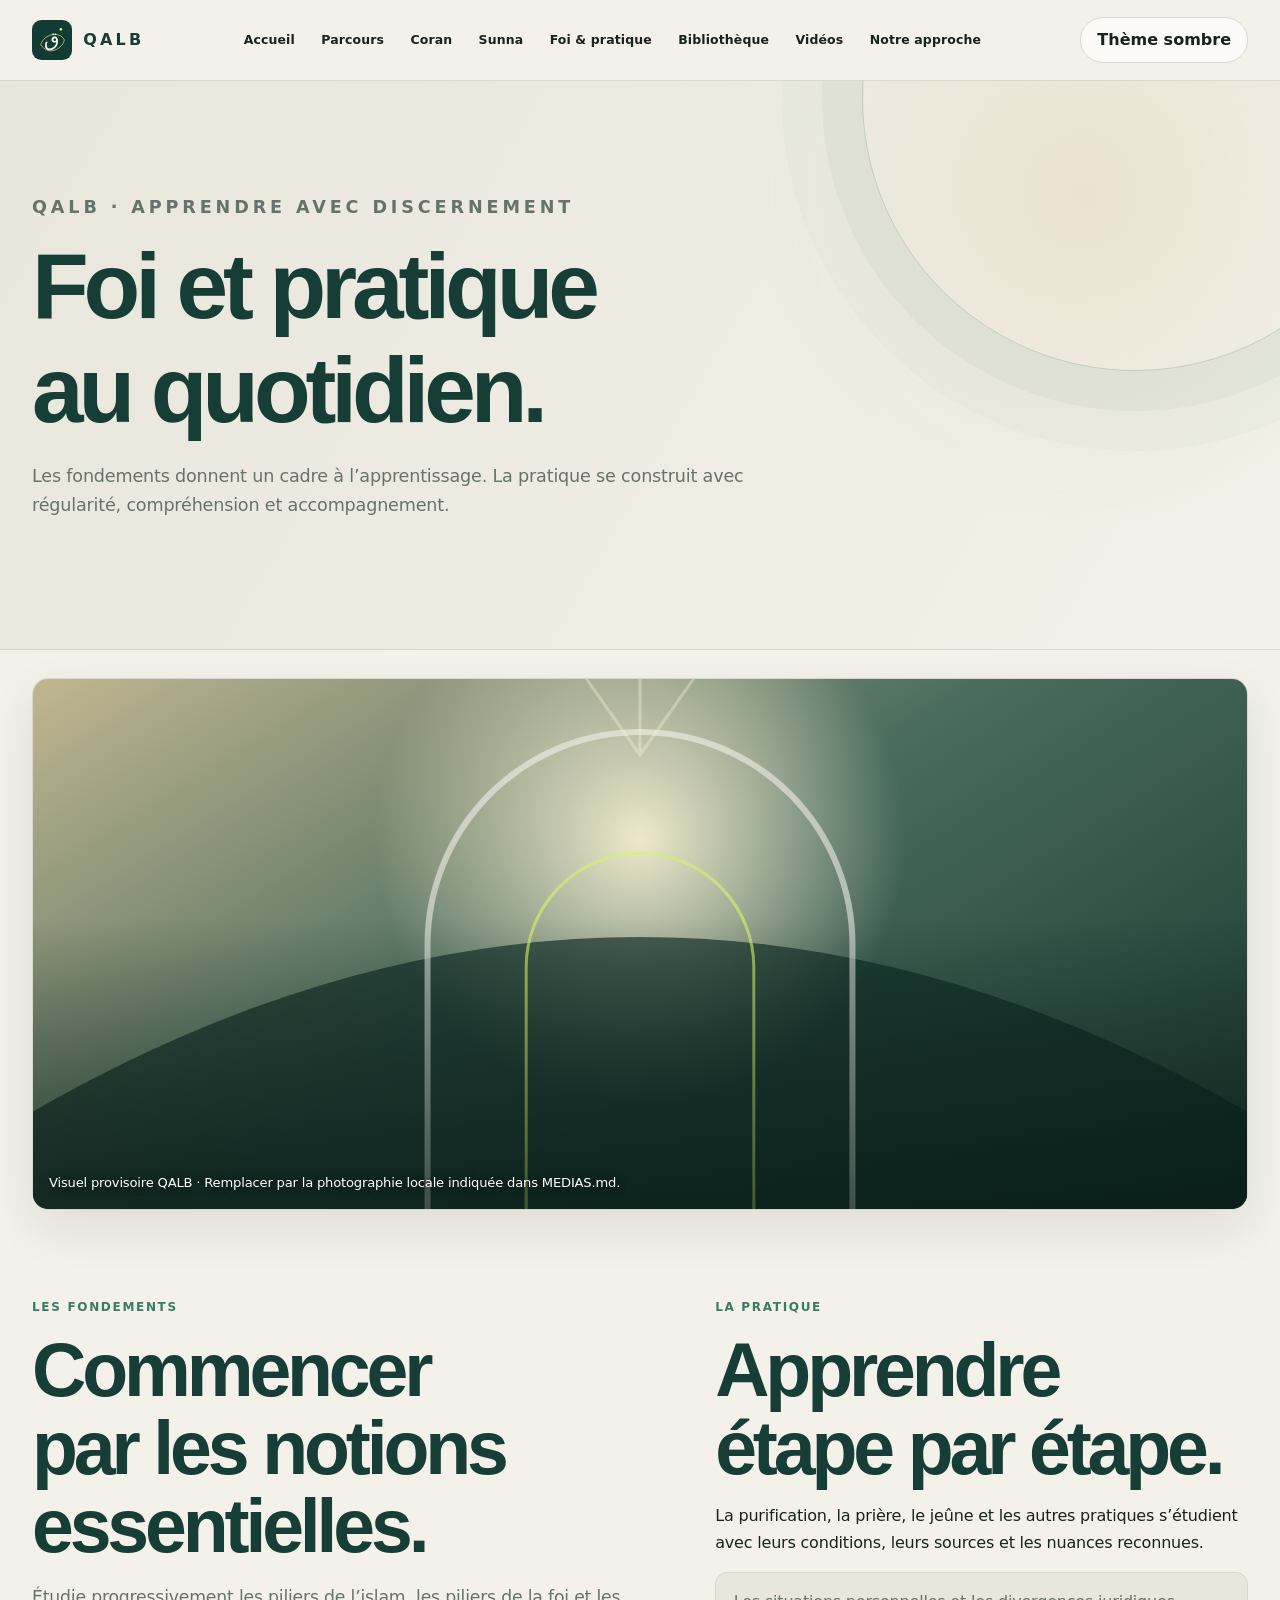
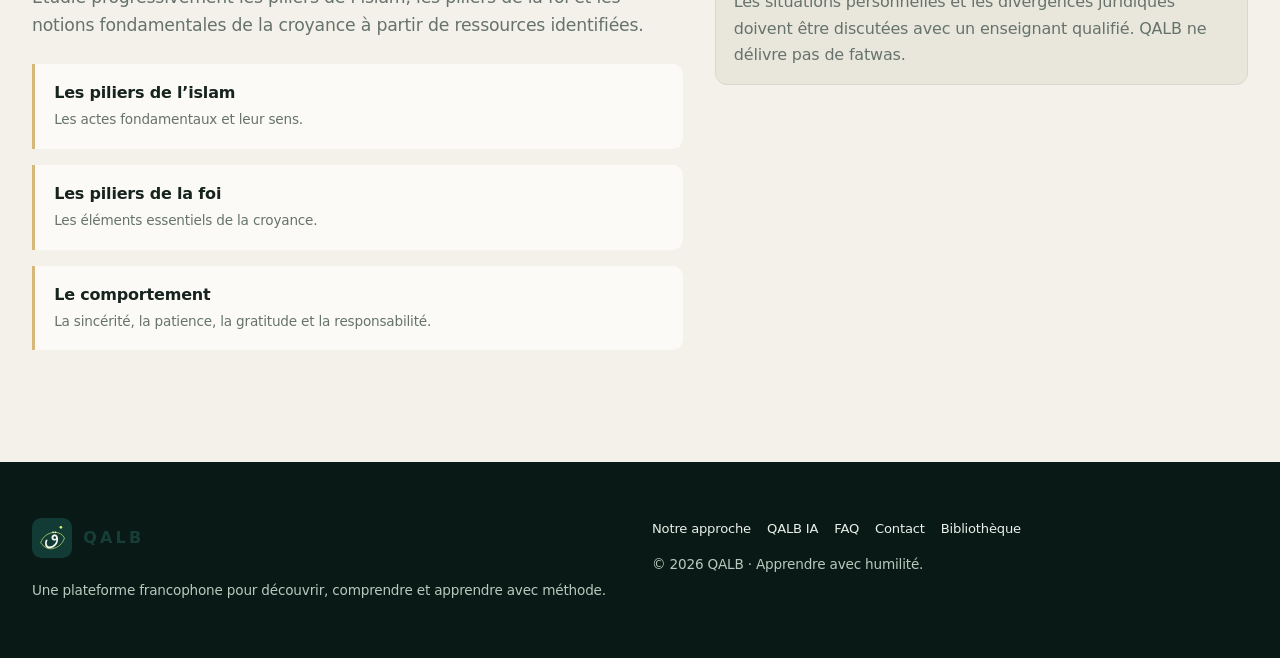
<file: foi-pratique/index.html>
<!doctype html>
<html lang="fr"><head><meta charset="utf-8"><meta name="viewport" content="width=device-width,initial-scale=1"><meta name="description" content="Aborder les fondements de la foi et les pratiques quotidiennes de l’islam avec une progression claire."><meta name="theme-color" content="#123b35"><meta property="og:type" content="website"><meta property="og:locale" content="fr_FR"><meta property="og:site_name" content="QALB"><meta property="og:title" content="Foi et pratique — QALB"><meta property="og:description" content="Aborder les fondements de la foi et les pratiques quotidiennes de l’islam avec une progression claire."><meta property="og:url" content="https://qalb-ogag.onrender.com/foi-pratique/"><meta property="og:image" content="https://qalb-ogag.onrender.com/assets/img/qalb-og.svg"><meta name="twitter:card" content="summary_large_image"><link rel="canonical" href="https://qalb-ogag.onrender.com/foi-pratique/"><link rel="icon" href="/assets/img/favicon.svg" type="image/svg+xml"><link rel="apple-touch-icon" href="/assets/img/apple-touch-icon.svg"><link rel="stylesheet" href="/css/site.min.css"><script>(()=>{try{let t=localStorage.getItem("qalb-theme");document.documentElement.dataset.theme=t==="dark"||t==="light"?t:(matchMedia("(prefers-color-scheme:dark)").matches?"dark":"light")}catch{}})();</script><script defer src="/js/site-config.js"></script><script defer src="/js/app.min.js"></script><title>Foi et pratique — QALB</title><script type="application/ld+json">{"@context":"https://schema.org","@type":"WebPage","name":"Foi et pratique — QALB","description":"Aborder les fondements de la foi et les pratiques quotidiennes de l’islam avec une progression claire.","url":"https://qalb-ogag.onrender.com/foi-pratique/","isPartOf":{"@type":"WebSite","name":"QALB","url":"https://qalb-ogag.onrender.com/"}}</script></head><body><a class="skip-link" href="#contenu">Aller au contenu</a><header class="site-header"><div class="container header-inner"><a class="brand" href="/" aria-label="QALB, accueil"><img src="/assets/img/favicon.svg" width="40" height="40" alt=""><span>QALB</span></a><nav class="desktop-nav" aria-label="Navigation principale"><a href="/">Accueil</a><a href="/parcours/">Parcours</a><a href="/coran/">Coran</a><a href="/sunna/">Sunna</a><a href="/foi-pratique/">Foi &amp; pratique</a><a href="/bibliotheque/">Bibliothèque</a><a href="/videos/">Vidéos</a><a href="/approche/">Notre approche</a></nav><div class="header-actions"><button class="icon-button" id="themeToggle" type="button" aria-pressed="false">Thème</button><button class="menu-button" id="menuToggle" type="button" aria-expanded="false" aria-controls="mobileNav">Menu</button></div></div></header><div class="nav-backdrop" id="navBackdrop"></div><nav class="mobile-nav" id="mobileNav" aria-label="Menu principal" aria-hidden="true"><div class="mobile-nav-head"><strong>Explorer QALB</strong><button class="icon-button" id="menuClose" type="button">Fermer</button></div><div class="mobile-nav-links"><a href="/">Accueil</a><a href="/parcours/">Parcours</a><a href="/coran/">Coran</a><a href="/sunna/">Sunna</a><a href="/foi-pratique/">Foi &amp; pratique</a><a href="/bibliotheque/">Bibliothèque</a><a href="/videos/">Vidéos</a><a href="/approche/">Notre approche</a><a href="/qalb-ia/">QALB IA</a><a href="/faq/">FAQ</a><a href="/contact/">Contact</a></div></nav><main id="contenu"><header class="page-intro"><div class="container"><p class="eyebrow">QALB · Apprendre avec discernement</p><h1>Foi et pratique au quotidien.</h1><p>Les fondements donnent un cadre à l’apprentissage. La pratique se construit avec régularité, compréhension et accompagnement.</p></div></header><section class="visual-banner" aria-label="Illustration du thème"><div class="container"><figure class="visual-frame" data-reveal><img src="/assets/img/placeholders/foi-pratique.svg" srcset="/assets/img/placeholders/foi-pratique.svg 480w, /assets/img/placeholders/foi-pratique.svg 960w, /assets/img/placeholders/foi-pratique.svg 1600w" sizes="(max-width: 640px) 100vw, 90vw" data-webp-srcset="/assets/img/foi-pratique-hero-480.webp 480w, /assets/img/foi-pratique-hero-960.webp 960w, /assets/img/foi-pratique-hero-1600.webp 1600w" width="1600" height="1000" loading="eager" fetchpriority="high" decoding="async" alt="Une lumière douce traversant une arcade, symbole de cheminement et de sérénité."><figcaption>Visuel provisoire QALB · Remplacer par la photographie locale indiquée dans MEDIAS.md.</figcaption></figure></div></section><section class="section"><div class="container split"><div><p class="eyebrow">Les fondements</p><h2>Commencer par les notions essentielles.</h2><p class="lead">Étudie progressivement les piliers de l’islam, les piliers de la foi et les notions fondamentales de la croyance à partir de ressources identifiées.</p><ul class="feature-list"><li><strong>Les piliers de l’islam</strong><br><span class="small">Les actes fondamentaux et leur sens.</span></li><li><strong>Les piliers de la foi</strong><br><span class="small">Les éléments essentiels de la croyance.</span></li><li><strong>Le comportement</strong><br><span class="small">La sincérité, la patience, la gratitude et la responsabilité.</span></li></ul></div><div><p class="eyebrow">La pratique</p><h2>Apprendre étape par étape.</h2><p>La purification, la prière, le jeûne et les autres pratiques s’étudient avec leurs conditions, leurs sources et les nuances reconnues.</p><div class="notice">Les situations personnelles et les divergences juridiques doivent être discutées avec un enseignant qualifié. QALB ne délivre pas de fatwas.</div></div></div></section></main><footer class="site-footer"><div class="container footer-grid"><div><a class="brand" href="/"><img src="/assets/img/favicon.svg" width="40" height="40" alt=""><span>QALB</span></a><p class="footer-note">Une plateforme francophone pour découvrir, comprendre et apprendre avec méthode.</p></div><div><nav class="footer-links" aria-label="Liens de pied de page"><a href="/approche/">Notre approche</a><a href="/qalb-ia/">QALB IA</a><a href="/faq/">FAQ</a><a href="/contact/">Contact</a><a href="/bibliotheque/">Bibliothèque</a></nav><p class="footer-note">© <span id="year"></span> QALB · Apprendre avec humilité.</p></div></div></footer></body></html>
</file>
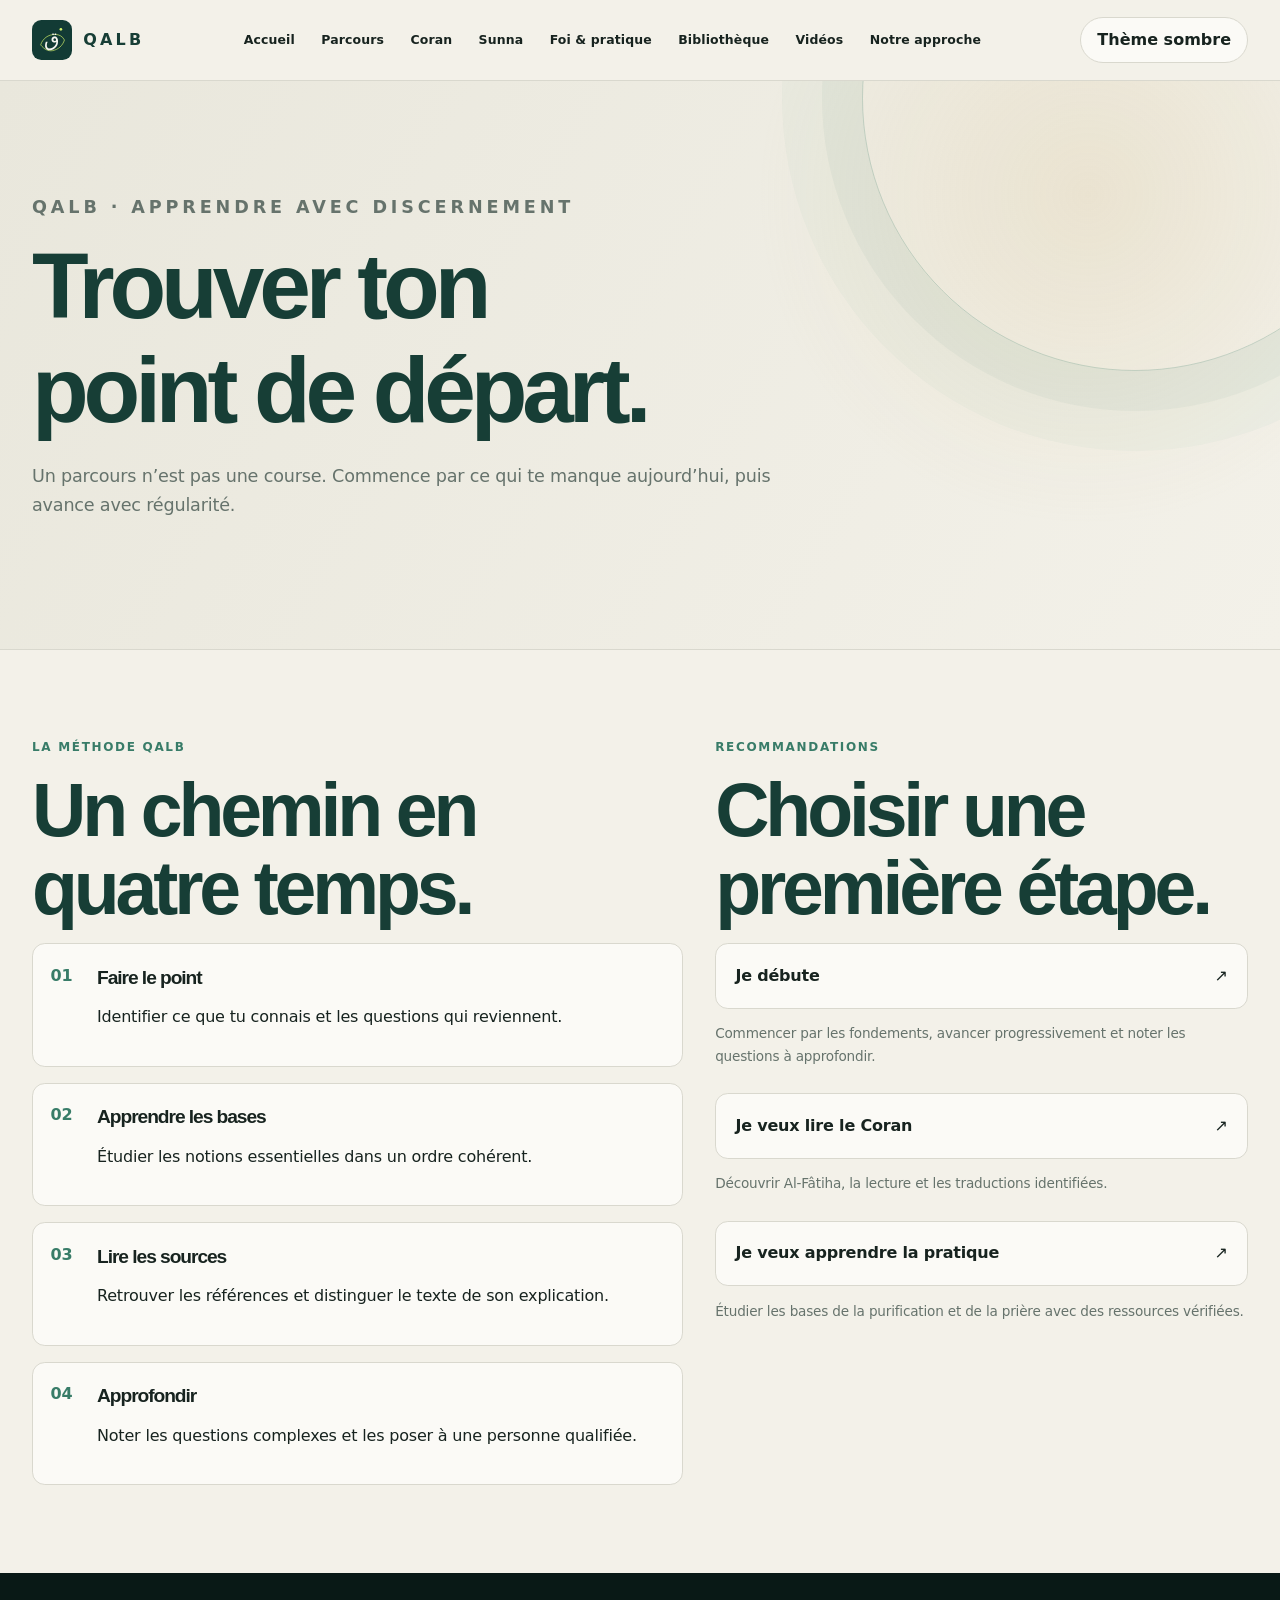
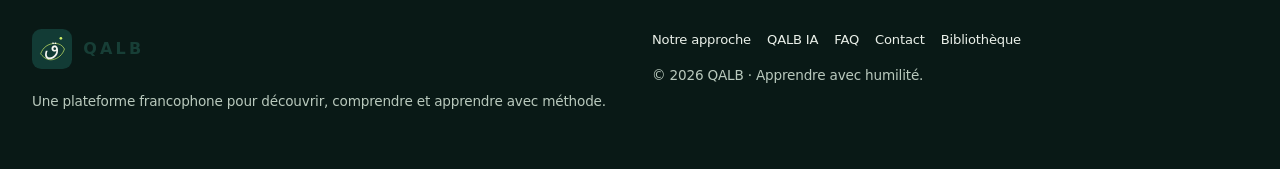
<file: parcours/index.html>
<!doctype html>
<html lang="fr"><head><meta charset="utf-8"><meta name="viewport" content="width=device-width,initial-scale=1"><meta name="description" content="Construire un parcours progressif pour apprendre les bases de l’islam, lire le Coran et approfondir sa pratique."><meta name="theme-color" content="#123b35"><meta property="og:type" content="website"><meta property="og:locale" content="fr_FR"><meta property="og:site_name" content="QALB"><meta property="og:title" content="Parcours d’apprentissage — QALB"><meta property="og:description" content="Construire un parcours progressif pour apprendre les bases de l’islam, lire le Coran et approfondir sa pratique."><meta property="og:url" content="https://qalb-ogag.onrender.com/parcours/"><meta property="og:image" content="https://qalb-ogag.onrender.com/assets/img/qalb-og.svg"><meta name="twitter:card" content="summary_large_image"><link rel="canonical" href="https://qalb-ogag.onrender.com/parcours/"><link rel="icon" href="/assets/img/favicon.svg" type="image/svg+xml"><link rel="apple-touch-icon" href="/assets/img/apple-touch-icon.svg"><link rel="stylesheet" href="/css/site.min.css"><script>(()=>{try{let t=localStorage.getItem("qalb-theme");document.documentElement.dataset.theme=t==="dark"||t==="light"?t:(matchMedia("(prefers-color-scheme:dark)").matches?"dark":"light")}catch{}})();</script><script defer src="/js/site-config.js"></script><script defer src="/js/app.min.js"></script><title>Parcours d’apprentissage — QALB</title><script type="application/ld+json">{"@context":"https://schema.org","@type":"WebPage","name":"Parcours d’apprentissage — QALB","description":"Construire un parcours progressif pour apprendre les bases de l’islam, lire le Coran et approfondir sa pratique.","url":"https://qalb-ogag.onrender.com/parcours/","isPartOf":{"@type":"WebSite","name":"QALB","url":"https://qalb-ogag.onrender.com/"}}</script></head><body><a class="skip-link" href="#contenu">Aller au contenu</a><header class="site-header"><div class="container header-inner"><a class="brand" href="/" aria-label="QALB, accueil"><img src="/assets/img/favicon.svg" width="40" height="40" alt=""><span>QALB</span></a><nav class="desktop-nav" aria-label="Navigation principale"><a href="/">Accueil</a><a href="/parcours/">Parcours</a><a href="/coran/">Coran</a><a href="/sunna/">Sunna</a><a href="/foi-pratique/">Foi &amp; pratique</a><a href="/bibliotheque/">Bibliothèque</a><a href="/videos/">Vidéos</a><a href="/approche/">Notre approche</a></nav><div class="header-actions"><button class="icon-button" id="themeToggle" type="button" aria-pressed="false">Thème</button><button class="menu-button" id="menuToggle" type="button" aria-expanded="false" aria-controls="mobileNav">Menu</button></div></div></header><div class="nav-backdrop" id="navBackdrop"></div><nav class="mobile-nav" id="mobileNav" aria-label="Menu principal" aria-hidden="true"><div class="mobile-nav-head"><strong>Explorer QALB</strong><button class="icon-button" id="menuClose" type="button">Fermer</button></div><div class="mobile-nav-links"><a href="/">Accueil</a><a href="/parcours/">Parcours</a><a href="/coran/">Coran</a><a href="/sunna/">Sunna</a><a href="/foi-pratique/">Foi &amp; pratique</a><a href="/bibliotheque/">Bibliothèque</a><a href="/videos/">Vidéos</a><a href="/approche/">Notre approche</a><a href="/qalb-ia/">QALB IA</a><a href="/faq/">FAQ</a><a href="/contact/">Contact</a></div></nav><main id="contenu"><header class="page-intro"><div class="container"><p class="eyebrow">QALB · Apprendre avec discernement</p><h1>Trouver ton point de départ.</h1><p>Un parcours n’est pas une course. Commence par ce qui te manque aujourd’hui, puis avance avec régularité.</p></div></header><section class="section"><div class="container split"><div><p class="eyebrow">La méthode QALB</p><h2>Un chemin en quatre temps.</h2><div class="steps"><article class="step"><h3>Faire le point</h3><p>Identifier ce que tu connais et les questions qui reviennent.</p></article><article class="step"><h3>Apprendre les bases</h3><p>Étudier les notions essentielles dans un ordre cohérent.</p></article><article class="step"><h3>Lire les sources</h3><p>Retrouver les références et distinguer le texte de son explication.</p></article><article class="step"><h3>Approfondir</h3><p>Noter les questions complexes et les poser à une personne qualifiée.</p></article></div></div><aside><p class="eyebrow">Recommandations</p><h2>Choisir une première étape.</h2><div id="recommendations" class="topic-list" aria-live="polite"><p class="small">Chargement…</p></div><noscript><p class="notice">Active JavaScript pour voir les recommandations.</p></noscript></aside></div></section><script defer src="/js/recommendations.js"></script></main><footer class="site-footer"><div class="container footer-grid"><div><a class="brand" href="/"><img src="/assets/img/favicon.svg" width="40" height="40" alt=""><span>QALB</span></a><p class="footer-note">Une plateforme francophone pour découvrir, comprendre et apprendre avec méthode.</p></div><div><nav class="footer-links" aria-label="Liens de pied de page"><a href="/approche/">Notre approche</a><a href="/qalb-ia/">QALB IA</a><a href="/faq/">FAQ</a><a href="/contact/">Contact</a><a href="/bibliotheque/">Bibliothèque</a></nav><p class="footer-note">© <span id="year"></span> QALB · Apprendre avec humilité.</p></div></div></footer></body></html>
</file>
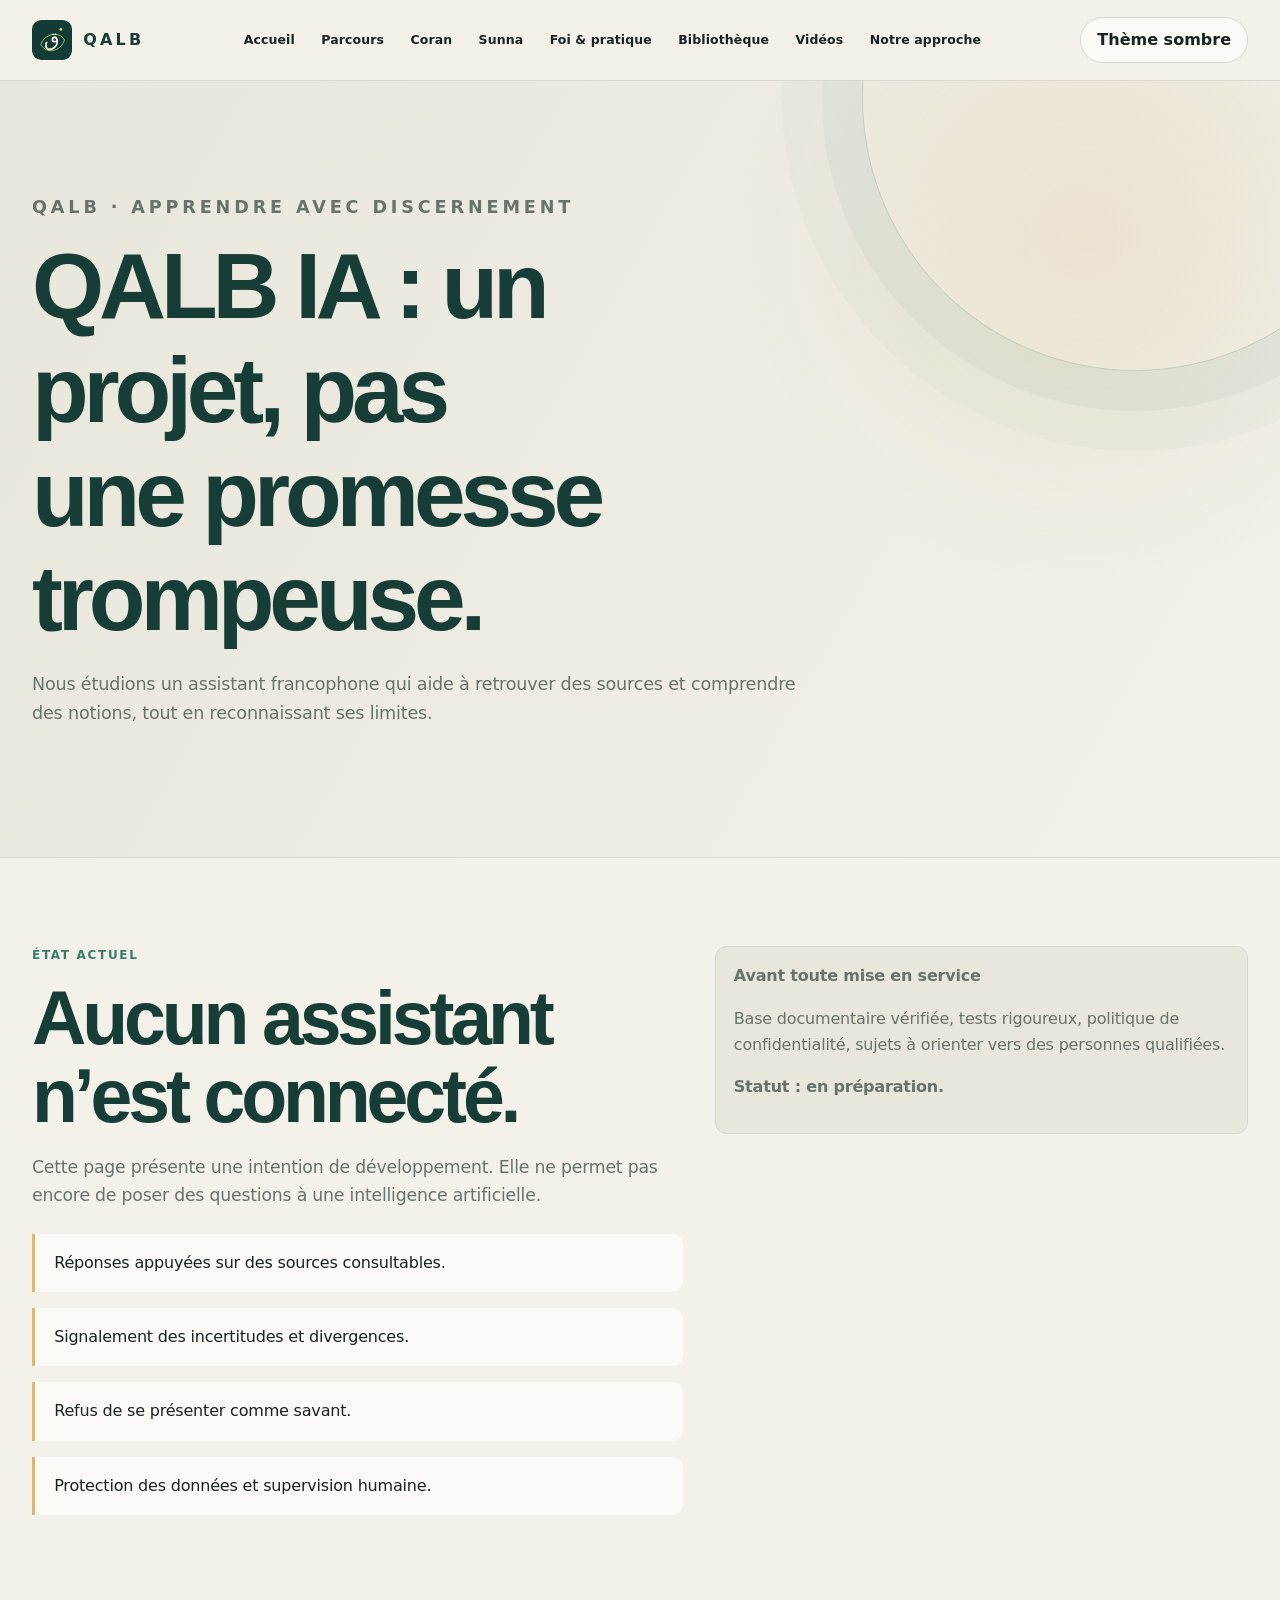
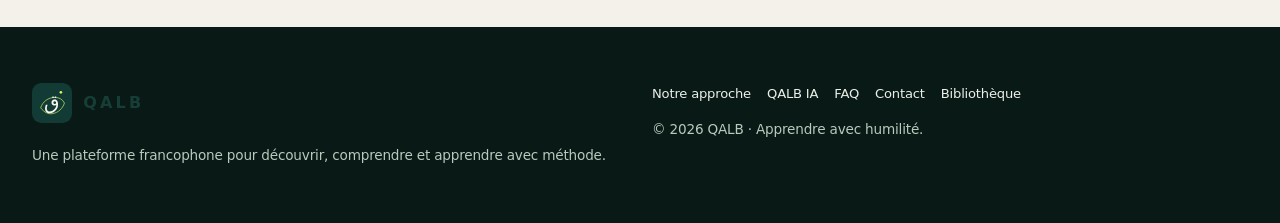
<file: qalb-ia/index.html>
<!doctype html>
<html lang="fr"><head><meta charset="utf-8"><meta name="viewport" content="width=device-width,initial-scale=1"><meta name="description" content="QALB IA est un projet d’assistant pédagogique en préparation. Aucun assistant IA n’est actuellement connecté."><meta name="theme-color" content="#123b35"><meta property="og:type" content="website"><meta property="og:locale" content="fr_FR"><meta property="og:site_name" content="QALB"><meta property="og:title" content="QALB IA — Projet en préparation"><meta property="og:description" content="QALB IA est un projet d’assistant pédagogique en préparation. Aucun assistant IA n’est actuellement connecté."><meta property="og:url" content="https://qalb-ogag.onrender.com/qalb-ia/"><meta property="og:image" content="https://qalb-ogag.onrender.com/assets/img/qalb-og.svg"><meta name="twitter:card" content="summary_large_image"><link rel="canonical" href="https://qalb-ogag.onrender.com/qalb-ia/"><link rel="icon" href="/assets/img/favicon.svg" type="image/svg+xml"><link rel="apple-touch-icon" href="/assets/img/apple-touch-icon.svg"><link rel="stylesheet" href="/css/site.min.css"><script>(()=>{try{let t=localStorage.getItem("qalb-theme");document.documentElement.dataset.theme=t==="dark"||t==="light"?t:(matchMedia("(prefers-color-scheme:dark)").matches?"dark":"light")}catch{}})();</script><script defer src="/js/site-config.js"></script><script defer src="/js/app.min.js"></script><title>QALB IA — Projet en préparation</title><script type="application/ld+json">{"@context":"https://schema.org","@type":"WebPage","name":"QALB IA — Projet en préparation","description":"QALB IA est un projet d’assistant pédagogique en préparation. Aucun assistant IA n’est actuellement connecté.","url":"https://qalb-ogag.onrender.com/qalb-ia/","isPartOf":{"@type":"WebSite","name":"QALB","url":"https://qalb-ogag.onrender.com/"}}</script></head><body><a class="skip-link" href="#contenu">Aller au contenu</a><header class="site-header"><div class="container header-inner"><a class="brand" href="/" aria-label="QALB, accueil"><img src="/assets/img/favicon.svg" width="40" height="40" alt=""><span>QALB</span></a><nav class="desktop-nav" aria-label="Navigation principale"><a href="/">Accueil</a><a href="/parcours/">Parcours</a><a href="/coran/">Coran</a><a href="/sunna/">Sunna</a><a href="/foi-pratique/">Foi &amp; pratique</a><a href="/bibliotheque/">Bibliothèque</a><a href="/videos/">Vidéos</a><a href="/approche/">Notre approche</a></nav><div class="header-actions"><button class="icon-button" id="themeToggle" type="button" aria-pressed="false">Thème</button><button class="menu-button" id="menuToggle" type="button" aria-expanded="false" aria-controls="mobileNav">Menu</button></div></div></header><div class="nav-backdrop" id="navBackdrop"></div><nav class="mobile-nav" id="mobileNav" aria-label="Menu principal" aria-hidden="true"><div class="mobile-nav-head"><strong>Explorer QALB</strong><button class="icon-button" id="menuClose" type="button">Fermer</button></div><div class="mobile-nav-links"><a href="/">Accueil</a><a href="/parcours/">Parcours</a><a href="/coran/">Coran</a><a href="/sunna/">Sunna</a><a href="/foi-pratique/">Foi &amp; pratique</a><a href="/bibliotheque/">Bibliothèque</a><a href="/videos/">Vidéos</a><a href="/approche/">Notre approche</a><a href="/qalb-ia/">QALB IA</a><a href="/faq/">FAQ</a><a href="/contact/">Contact</a></div></nav><main id="contenu"><header class="page-intro"><div class="container"><p class="eyebrow">QALB · Apprendre avec discernement</p><h1>QALB IA : un projet, pas une promesse trompeuse.</h1><p>Nous étudions un assistant francophone qui aide à retrouver des sources et comprendre des notions, tout en reconnaissant ses limites.</p></div></header><section class="section"><div class="container split"><div><p class="eyebrow">État actuel</p><h2>Aucun assistant n’est connecté.</h2><p class="lead">Cette page présente une intention de développement. Elle ne permet pas encore de poser des questions à une intelligence artificielle.</p><ul class="feature-list"><li>Réponses appuyées sur des sources consultables.</li><li>Signalement des incertitudes et divergences.</li><li>Refus de se présenter comme savant.</li><li>Protection des données et supervision humaine.</li></ul></div><aside class="notice"><strong>Avant toute mise en service</strong><p>Base documentaire vérifiée, tests rigoureux, politique de confidentialité, sujets à orienter vers des personnes qualifiées.</p><p><strong>Statut : en préparation.</strong></p></aside></div></section></main><footer class="site-footer"><div class="container footer-grid"><div><a class="brand" href="/"><img src="/assets/img/favicon.svg" width="40" height="40" alt=""><span>QALB</span></a><p class="footer-note">Une plateforme francophone pour découvrir, comprendre et apprendre avec méthode.</p></div><div><nav class="footer-links" aria-label="Liens de pied de page"><a href="/approche/">Notre approche</a><a href="/qalb-ia/">QALB IA</a><a href="/faq/">FAQ</a><a href="/contact/">Contact</a><a href="/bibliotheque/">Bibliothèque</a></nav><p class="footer-note">© <span id="year"></span> QALB · Apprendre avec humilité.</p></div></div></footer></body></html>
</file>
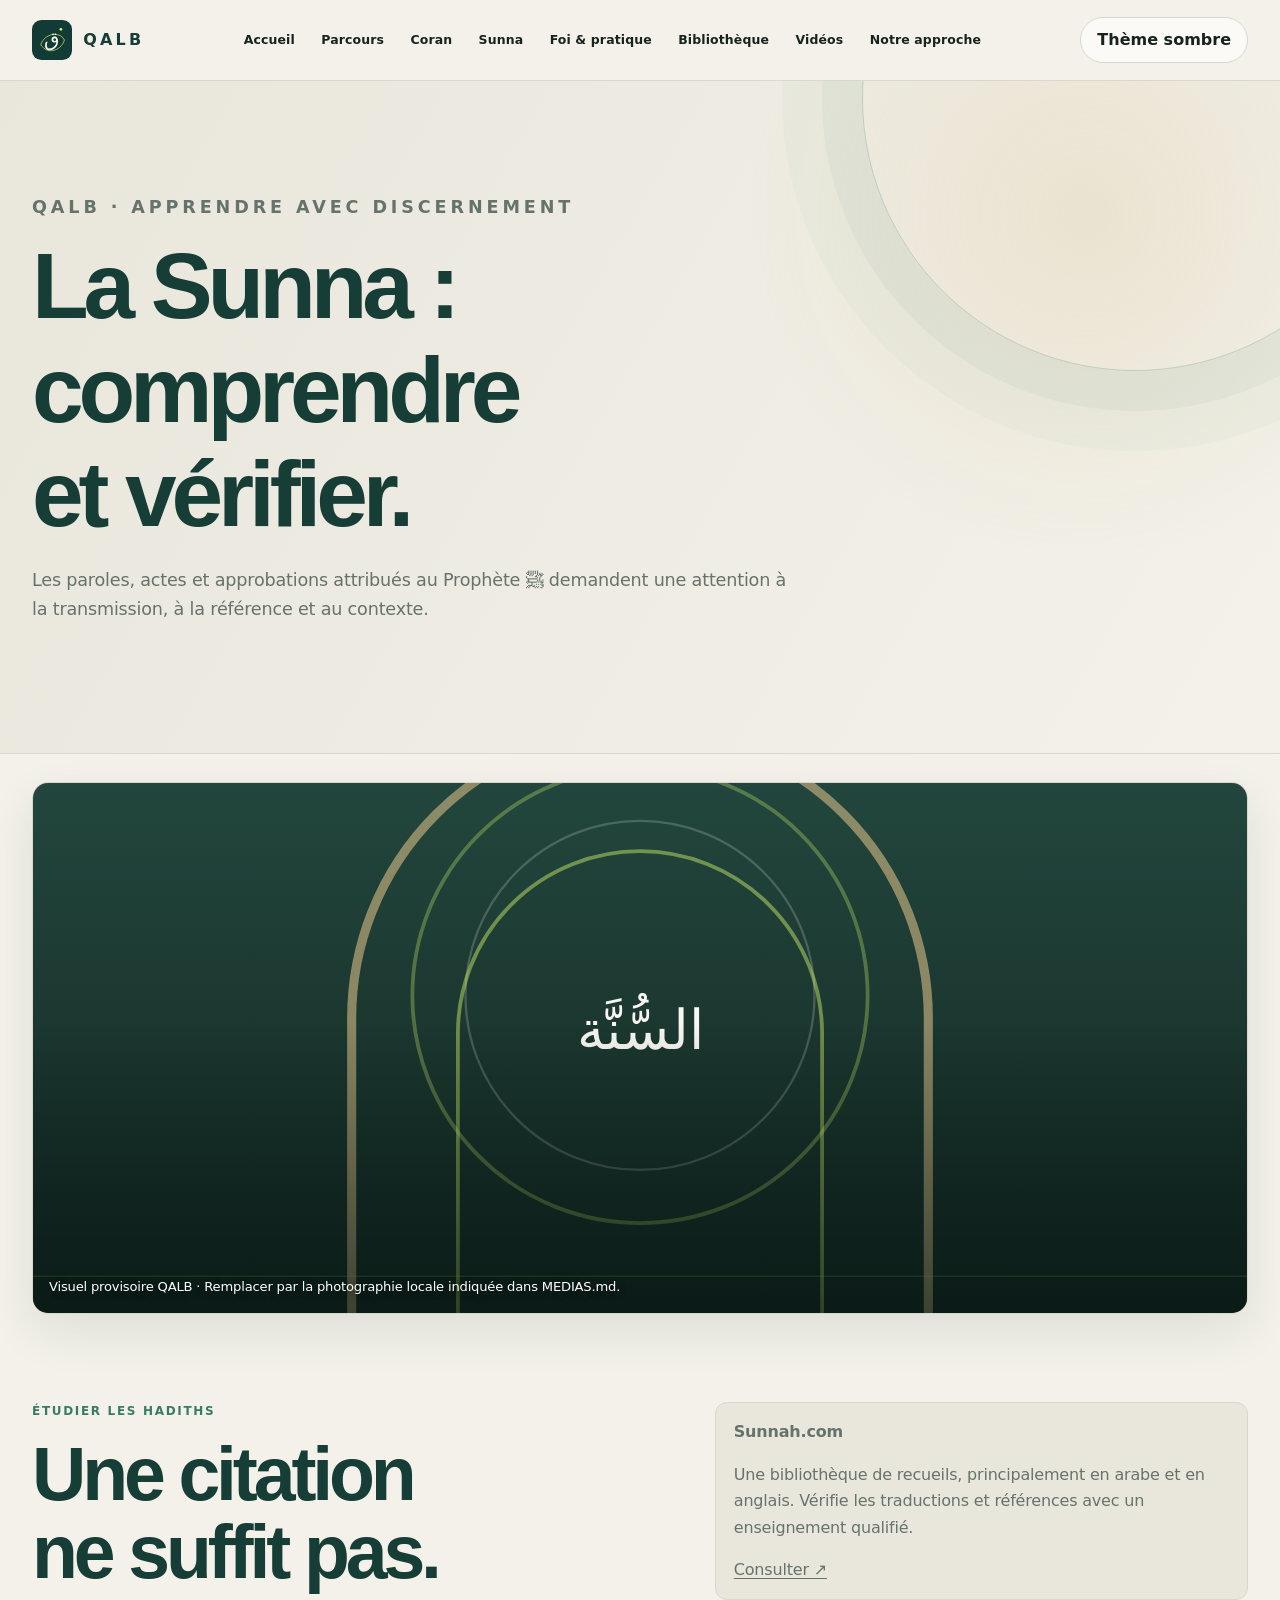
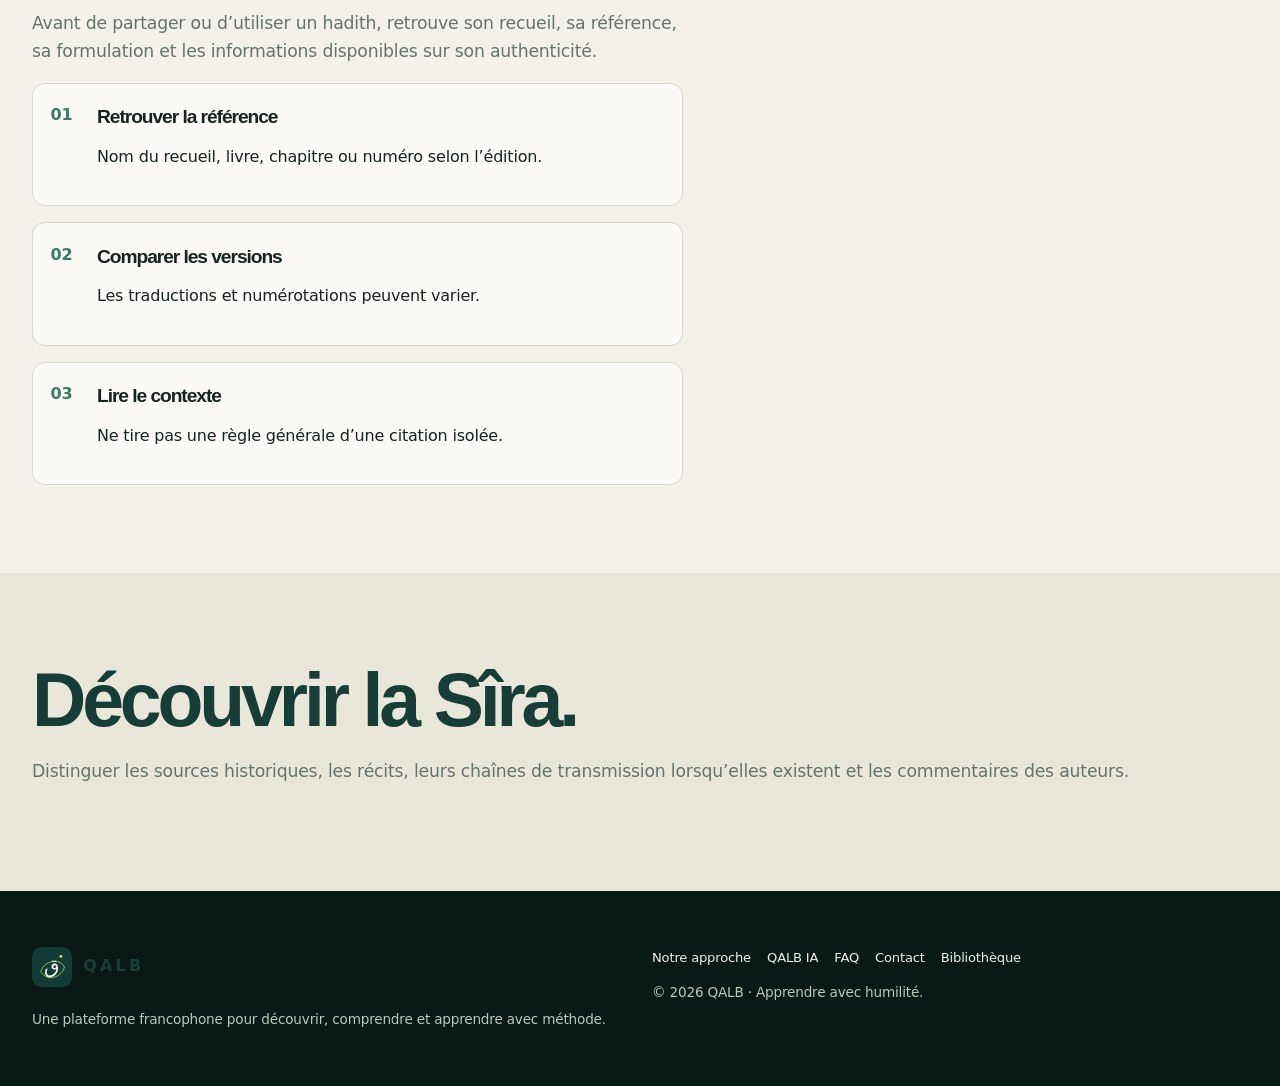
<file: sunna/index.html>
<!doctype html>
<html lang="fr"><head><meta charset="utf-8"><meta name="viewport" content="width=device-width,initial-scale=1"><meta name="description" content="Étudier la Sunna, retrouver les références des hadiths et découvrir la sîra avec méthode."><meta name="theme-color" content="#123b35"><meta property="og:type" content="website"><meta property="og:locale" content="fr_FR"><meta property="og:site_name" content="QALB"><meta property="og:title" content="La Sunna et les hadiths — QALB"><meta property="og:description" content="Étudier la Sunna, retrouver les références des hadiths et découvrir la sîra avec méthode."><meta property="og:url" content="https://qalb-ogag.onrender.com/sunna/"><meta property="og:image" content="https://qalb-ogag.onrender.com/assets/img/qalb-og.svg"><meta name="twitter:card" content="summary_large_image"><link rel="canonical" href="https://qalb-ogag.onrender.com/sunna/"><link rel="icon" href="/assets/img/favicon.svg" type="image/svg+xml"><link rel="apple-touch-icon" href="/assets/img/apple-touch-icon.svg"><link rel="stylesheet" href="/css/site.min.css"><script>(()=>{try{let t=localStorage.getItem("qalb-theme");document.documentElement.dataset.theme=t==="dark"||t==="light"?t:(matchMedia("(prefers-color-scheme:dark)").matches?"dark":"light")}catch{}})();</script><script defer src="/js/site-config.js"></script><script defer src="/js/app.min.js"></script><title>La Sunna et les hadiths — QALB</title><script type="application/ld+json">{"@context":"https://schema.org","@type":"WebPage","name":"La Sunna et les hadiths — QALB","description":"Étudier la Sunna, retrouver les références des hadiths et découvrir la sîra avec méthode.","url":"https://qalb-ogag.onrender.com/sunna/","isPartOf":{"@type":"WebSite","name":"QALB","url":"https://qalb-ogag.onrender.com/"}}</script></head><body><a class="skip-link" href="#contenu">Aller au contenu</a><header class="site-header"><div class="container header-inner"><a class="brand" href="/" aria-label="QALB, accueil"><img src="/assets/img/favicon.svg" width="40" height="40" alt=""><span>QALB</span></a><nav class="desktop-nav" aria-label="Navigation principale"><a href="/">Accueil</a><a href="/parcours/">Parcours</a><a href="/coran/">Coran</a><a href="/sunna/">Sunna</a><a href="/foi-pratique/">Foi &amp; pratique</a><a href="/bibliotheque/">Bibliothèque</a><a href="/videos/">Vidéos</a><a href="/approche/">Notre approche</a></nav><div class="header-actions"><button class="icon-button" id="themeToggle" type="button" aria-pressed="false">Thème</button><button class="menu-button" id="menuToggle" type="button" aria-expanded="false" aria-controls="mobileNav">Menu</button></div></div></header><div class="nav-backdrop" id="navBackdrop"></div><nav class="mobile-nav" id="mobileNav" aria-label="Menu principal" aria-hidden="true"><div class="mobile-nav-head"><strong>Explorer QALB</strong><button class="icon-button" id="menuClose" type="button">Fermer</button></div><div class="mobile-nav-links"><a href="/">Accueil</a><a href="/parcours/">Parcours</a><a href="/coran/">Coran</a><a href="/sunna/">Sunna</a><a href="/foi-pratique/">Foi &amp; pratique</a><a href="/bibliotheque/">Bibliothèque</a><a href="/videos/">Vidéos</a><a href="/approche/">Notre approche</a><a href="/qalb-ia/">QALB IA</a><a href="/faq/">FAQ</a><a href="/contact/">Contact</a></div></nav><main id="contenu"><header class="page-intro"><div class="container"><p class="eyebrow">QALB · Apprendre avec discernement</p><h1>La Sunna : comprendre et vérifier.</h1><p>Les paroles, actes et approbations attribués au Prophète ﷺ demandent une attention à la transmission, à la référence et au contexte.</p></div></header><section class="visual-banner" aria-label="Illustration du thème"><div class="container"><figure class="visual-frame" data-reveal><img src="/assets/img/placeholders/sunna.svg" srcset="/assets/img/placeholders/sunna.svg 480w, /assets/img/placeholders/sunna.svg 960w, /assets/img/placeholders/sunna.svg 1600w" sizes="(max-width: 640px) 100vw, 90vw" data-webp-srcset="/assets/img/sunna-hero-480.webp 480w, /assets/img/sunna-hero-960.webp 960w, /assets/img/sunna-hero-1600.webp 1600w" width="1600" height="1000" loading="eager" fetchpriority="high" decoding="async" alt="Un décor architectural et des motifs géométriques évoquant l’étude des sources."><figcaption>Visuel provisoire QALB · Remplacer par la photographie locale indiquée dans MEDIAS.md.</figcaption></figure></div></section><section class="section"><div class="container split"><div><p class="eyebrow">Étudier les hadiths</p><h2>Une citation ne suffit pas.</h2><p class="lead">Avant de partager ou d’utiliser un hadith, retrouve son recueil, sa référence, sa formulation et les informations disponibles sur son authenticité.</p><div class="steps"><article class="step"><h3>Retrouver la référence</h3><p>Nom du recueil, livre, chapitre ou numéro selon l’édition.</p></article><article class="step"><h3>Comparer les versions</h3><p>Les traductions et numérotations peuvent varier.</p></article><article class="step"><h3>Lire le contexte</h3><p>Ne tire pas une règle générale d’une citation isolée.</p></article></div></div><aside class="notice"><strong>Sunnah.com</strong><p>Une bibliothèque de recueils, principalement en arabe et en anglais. Vérifie les traductions et références avec un enseignement qualifié.</p><a href="https://sunnah.com/" target="_blank" rel="noopener noreferrer">Consulter ↗</a></aside></div></section><section class="section" style="background:var(--surface-2)"><div class="container"><h2>Découvrir la Sîra.</h2><p class="lead">Distinguer les sources historiques, les récits, leurs chaînes de transmission lorsqu’elles existent et les commentaires des auteurs.</p></div></section></main><footer class="site-footer"><div class="container footer-grid"><div><a class="brand" href="/"><img src="/assets/img/favicon.svg" width="40" height="40" alt=""><span>QALB</span></a><p class="footer-note">Une plateforme francophone pour découvrir, comprendre et apprendre avec méthode.</p></div><div><nav class="footer-links" aria-label="Liens de pied de page"><a href="/approche/">Notre approche</a><a href="/qalb-ia/">QALB IA</a><a href="/faq/">FAQ</a><a href="/contact/">Contact</a><a href="/bibliotheque/">Bibliothèque</a></nav><p class="footer-note">© <span id="year"></span> QALB · Apprendre avec humilité.</p></div></div></footer></body></html>
</file>
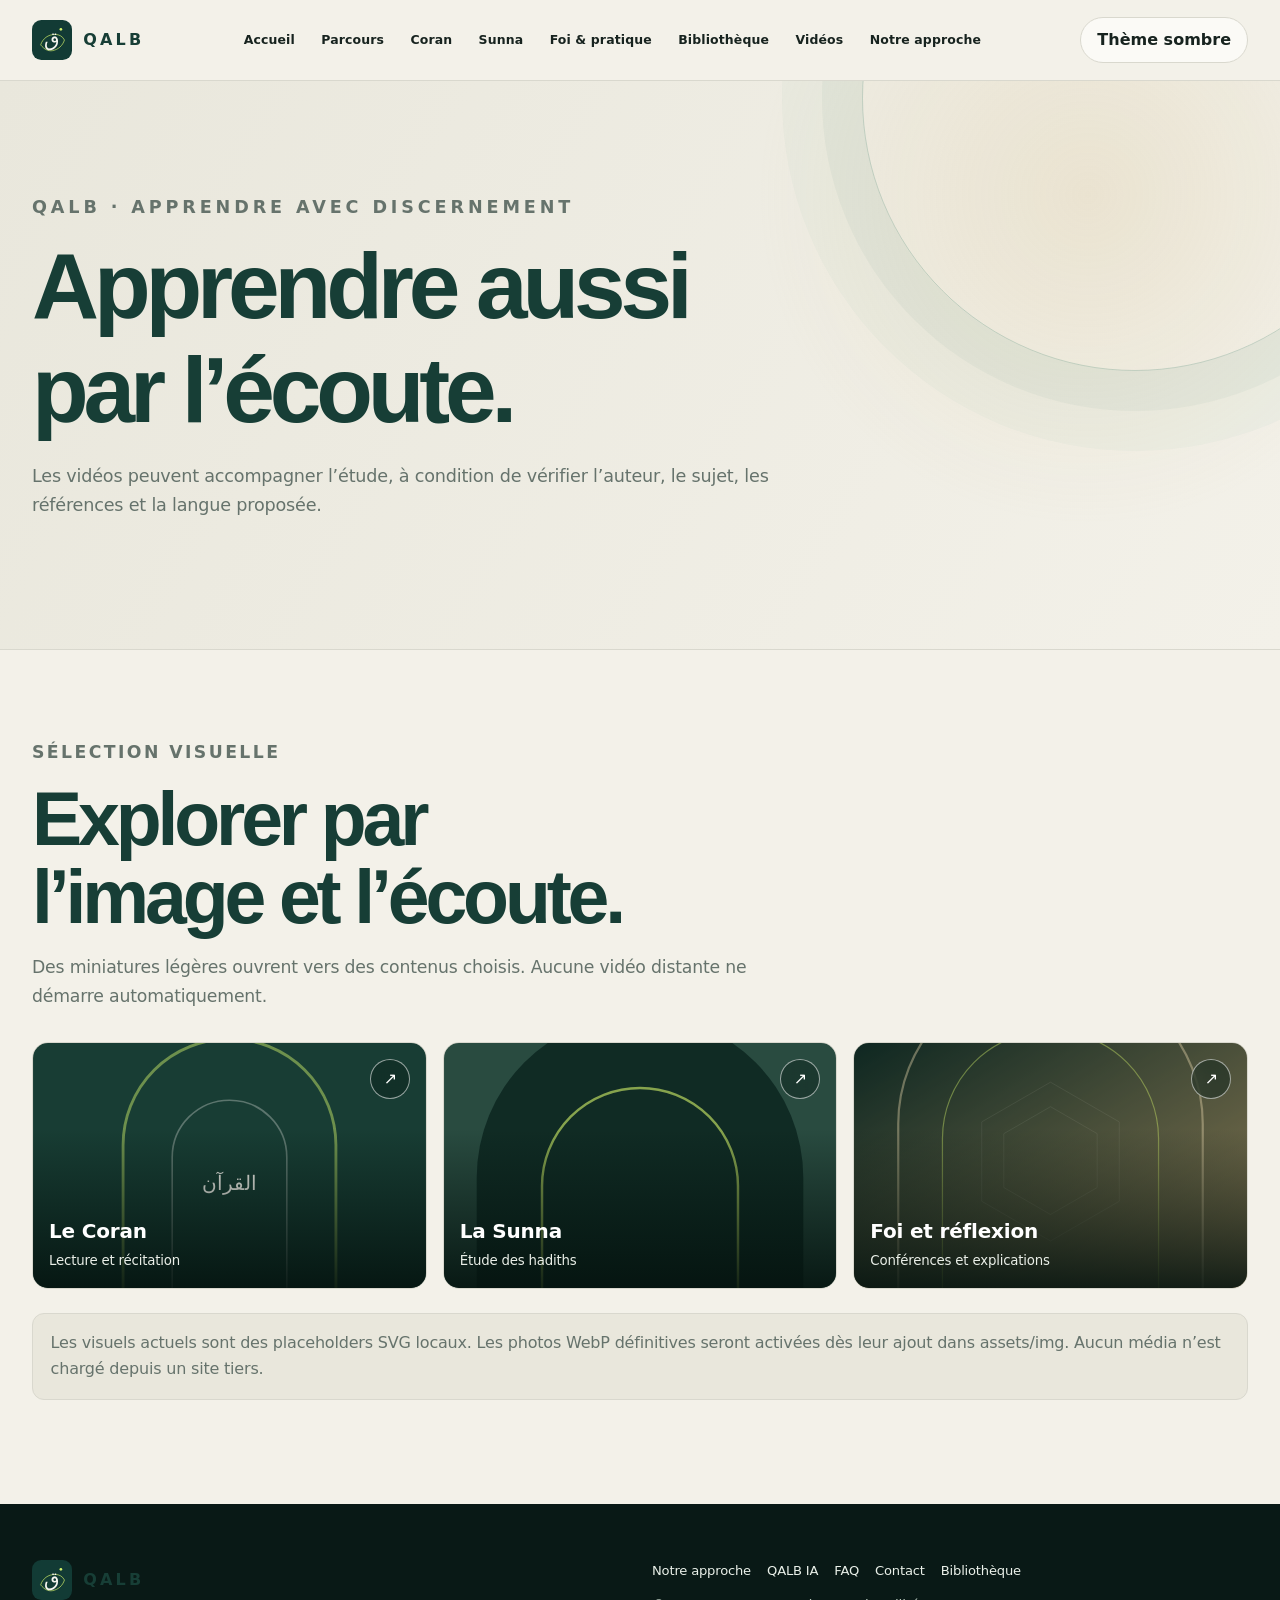
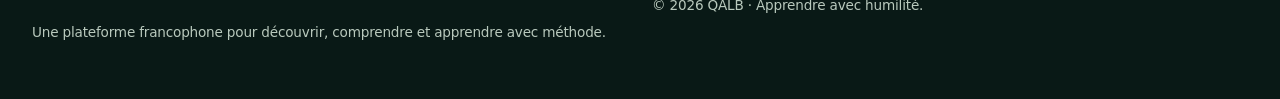
<file: videos/index.html>
<!doctype html>
<html lang="fr"><head><meta charset="utf-8"><meta name="viewport" content="width=device-width,initial-scale=1"><meta name="description" content="Accéder à des vidéos et conférences éducatives sur le Coran, la Sunna, la foi et la pratique."><meta name="theme-color" content="#123b35"><meta property="og:type" content="website"><meta property="og:locale" content="fr_FR"><meta property="og:site_name" content="QALB"><meta property="og:title" content="Vidéos et conférences — QALB"><meta property="og:description" content="Accéder à des vidéos et conférences éducatives sur le Coran, la Sunna, la foi et la pratique."><meta property="og:url" content="https://qalb-ogag.onrender.com/videos/"><meta property="og:image" content="https://qalb-ogag.onrender.com/assets/img/qalb-og.svg"><meta name="twitter:card" content="summary_large_image"><link rel="canonical" href="https://qalb-ogag.onrender.com/videos/"><link rel="icon" href="/assets/img/favicon.svg" type="image/svg+xml"><link rel="apple-touch-icon" href="/assets/img/apple-touch-icon.svg"><link rel="stylesheet" href="/css/site.min.css"><script>(()=>{try{let t=localStorage.getItem("qalb-theme");document.documentElement.dataset.theme=t==="dark"||t==="light"?t:(matchMedia("(prefers-color-scheme:dark)").matches?"dark":"light")}catch{}})();</script><script defer src="/js/site-config.js"></script><script defer src="/js/app.min.js"></script><title>Vidéos et conférences — QALB</title><script type="application/ld+json">{"@context":"https://schema.org","@type":"WebPage","name":"Vidéos et conférences — QALB","description":"Accéder à des vidéos et conférences éducatives sur le Coran, la Sunna, la foi et la pratique.","url":"https://qalb-ogag.onrender.com/videos/","isPartOf":{"@type":"WebSite","name":"QALB","url":"https://qalb-ogag.onrender.com/"}}</script></head><body><a class="skip-link" href="#contenu">Aller au contenu</a><header class="site-header"><div class="container header-inner"><a class="brand" href="/" aria-label="QALB, accueil"><img src="/assets/img/favicon.svg" width="40" height="40" alt=""><span>QALB</span></a><nav class="desktop-nav" aria-label="Navigation principale"><a href="/">Accueil</a><a href="/parcours/">Parcours</a><a href="/coran/">Coran</a><a href="/sunna/">Sunna</a><a href="/foi-pratique/">Foi &amp; pratique</a><a href="/bibliotheque/">Bibliothèque</a><a href="/videos/">Vidéos</a><a href="/approche/">Notre approche</a></nav><div class="header-actions"><button class="icon-button" id="themeToggle" type="button" aria-pressed="false">Thème</button><button class="menu-button" id="menuToggle" type="button" aria-expanded="false" aria-controls="mobileNav">Menu</button></div></div></header><div class="nav-backdrop" id="navBackdrop"></div><nav class="mobile-nav" id="mobileNav" aria-label="Menu principal" aria-hidden="true"><div class="mobile-nav-head"><strong>Explorer QALB</strong><button class="icon-button" id="menuClose" type="button">Fermer</button></div><div class="mobile-nav-links"><a href="/">Accueil</a><a href="/parcours/">Parcours</a><a href="/coran/">Coran</a><a href="/sunna/">Sunna</a><a href="/foi-pratique/">Foi &amp; pratique</a><a href="/bibliotheque/">Bibliothèque</a><a href="/videos/">Vidéos</a><a href="/approche/">Notre approche</a><a href="/qalb-ia/">QALB IA</a><a href="/faq/">FAQ</a><a href="/contact/">Contact</a></div></nav><main id="contenu"><header class="page-intro"><div class="container"><p class="eyebrow">QALB · Apprendre avec discernement</p><h1>Apprendre aussi par l’écoute.</h1><p>Les vidéos peuvent accompagner l’étude, à condition de vérifier l’auteur, le sujet, les références et la langue proposée.</p></div></header><section class="section"><div class="container"><div class="section-heading"><p class="eyebrow">Sélection visuelle</p><h2>Explorer par l’image et l’écoute.</h2><p class="lead">Des miniatures légères ouvrent vers des contenus choisis. Aucune vidéo distante ne démarre automatiquement.</p></div><div class="media-grid"><a class="media-card" href="https://quran.com/fr" target="_blank" rel="noopener noreferrer"><img src="/assets/img/placeholders/video-coran.svg" srcset="/assets/img/placeholders/video-coran.svg 480w, /assets/img/placeholders/video-coran.svg 960w, /assets/img/placeholders/video-coran.svg 1600w" sizes="(max-width: 640px) 100vw, 33vw" data-webp-srcset="/assets/img/video-coran-480.webp 480w, /assets/img/video-coran-960.webp 960w, /assets/img/video-coran-1600.webp 1600w" width="960" height="600" loading="lazy" decoding="async" alt="Détail de pages du Coran dans une lumière douce, sans personne."><span class="media-card-caption"><strong>Le Coran</strong><small>Lecture et récitation</small></span><span class="media-play" aria-hidden="true">↗</span></a><a class="media-card" href="https://sunnah.com/" target="_blank" rel="noopener noreferrer"><img src="/assets/img/placeholders/video-architecture.svg" srcset="/assets/img/placeholders/video-architecture.svg 480w, /assets/img/placeholders/video-architecture.svg 960w, /assets/img/placeholders/video-architecture.svg 1600w" sizes="(max-width: 640px) 100vw, 33vw" data-webp-srcset="/assets/img/video-sunna-480.webp 480w, /assets/img/video-sunna-960.webp 960w, /assets/img/video-sunna-1600.webp 1600w" width="960" height="600" loading="lazy" decoding="async" alt="Architecture et bibliothèque silencieuse évoquant l'étude, sans personne."><span class="media-card-caption"><strong>La Sunna</strong><small>Étude des hadiths</small></span><span class="media-play" aria-hidden="true">↗</span></a><a class="media-card" href="https://yaqeeninstitute.org/watch" target="_blank" rel="noopener noreferrer"><img src="/assets/img/placeholders/home-editorial.svg" srcset="/assets/img/placeholders/home-editorial.svg 480w, /assets/img/placeholders/home-editorial.svg 960w, /assets/img/placeholders/home-editorial.svg 1600w" sizes="(max-width: 640px) 100vw, 33vw" data-webp-srcset="/assets/img/video-foi-480.webp 480w, /assets/img/video-foi-960.webp 960w, /assets/img/video-foi-1600.webp 1600w" width="960" height="600" loading="lazy" decoding="async" alt="Lumière de l'aube sur une architecture paisible, sans personne."><span class="media-card-caption"><strong>Foi et réflexion</strong><small>Conférences et explications</small></span><span class="media-play" aria-hidden="true">↗</span></a></div><p class="notice" style="margin-top:1.5rem">Les visuels actuels sont des placeholders SVG locaux. Les photos WebP définitives seront activées dès leur ajout dans assets/img. Aucun média n’est chargé depuis un site tiers.</p></div></section></main><footer class="site-footer"><div class="container footer-grid"><div><a class="brand" href="/"><img src="/assets/img/favicon.svg" width="40" height="40" alt=""><span>QALB</span></a><p class="footer-note">Une plateforme francophone pour découvrir, comprendre et apprendre avec méthode.</p></div><div><nav class="footer-links" aria-label="Liens de pied de page"><a href="/approche/">Notre approche</a><a href="/qalb-ia/">QALB IA</a><a href="/faq/">FAQ</a><a href="/contact/">Contact</a><a href="/bibliotheque/">Bibliothèque</a></nav><p class="footer-note">© <span id="year"></span> QALB · Apprendre avec humilité.</p></div></div></footer></body></html>
</file>
<file: css/site.min.css>
@charset "UTF-8";:root{color-scheme:light;--bg:#f7f6f0;--surface:#fffefa;--surface-2:#e9eee7;--ink:#18211f;--muted:#596762;--brand:#123b35;--brand-2:#246b57;--accent:#d5f36a;--line:#d8dfd8;--focus:#8a5b13;--shadow:0 18px 48px rgba(18,59,53,.09);--pure:#fff;--on-accent:#123b35;--hero-bg:#123b35;--hero-fg:#f7f6f0;--hero-muted:#e1ebe4;--footer-bg:#0d2b25;--footer-fg:#eaf0e9;--footer-muted:#b9c9bd;--selection-bg:#d5f36a;--selection-fg:#123b35;--drawer-shadow:0 2rem 4rem rgba(0,0,0,.18);--backdrop-color:rgba(4,20,16,.58);--mark-shadow:0 1rem 2rem rgba(0,0,0,.15);--hero-base:#102b25;--hero-shade-start:rgba(7,25,20,.88);--hero-shade-mid:rgba(7,25,20,.58);--hero-shade-end:rgba(7,25,20,.2);--visual-caption:#fff;--visual-caption-shadow:0 1px 8px rgba(0,0,0,.55);--visual-gradient:linear-gradient(transparent,rgba(5,20,16,.58));--media-gradient:linear-gradient(transparent,rgba(4,18,14,.88));--media-caption-muted:#e9eee7;--media-play-border:rgba(255,255,255,.55);--media-play-bg:rgba(12,34,28,.45);--media-play-hover-bg:rgba(12,34,28,.8);--radius:1.1rem;--font:system-ui,-apple-system,"Segoe UI",sans-serif}html[data-theme=dark]{color-scheme:dark;--bg:#101d19;--surface:#172923;--surface-2:#20372e;--ink:#f0f4ef;--muted:#c0cec4;--brand:#d8e8dc;--brand-2:#b7d6c0;--accent:#d5f36a;--line:#385146;--focus:#f0c879;--shadow:0 18px 48px rgba(0,0,0,.22);--on-accent:#101d19;--hero-bg:#0d2b25;--hero-fg:#f0f4ef;--hero-muted:#c0cec4;--footer-bg:#091812;--footer-fg:#f0f4ef;--footer-muted:#c0cec4;--selection-bg:#d5f36a;--selection-fg:#101d19;--drawer-shadow:0 2rem 4rem rgba(0,0,0,.35);--backdrop-color:rgba(0,0,0,.72);--mark-shadow:0 1rem 2rem rgba(0,0,0,.3);--hero-base:#091812;--hero-shade-start:rgba(0,0,0,.9);--hero-shade-mid:rgba(0,0,0,.72);--hero-shade-end:rgba(0,0,0,.32);--visual-caption:#fff;--visual-caption-shadow:0 1px 8px rgba(0,0,0,.7);--visual-gradient:linear-gradient(transparent,rgba(0,0,0,.72));--media-gradient:linear-gradient(transparent,rgba(0,0,0,.92));--media-caption-muted:#e9eee7;--media-play-border:rgba(255,255,255,.65);--media-play-bg:rgba(0,0,0,.55);--media-play-hover-bg:rgba(0,0,0,.85)}*{box-sizing:border-box}html{scroll-behavior:smooth;scroll-padding-top:6rem}body{margin:0;background:var(--bg);color:var(--ink);font:400 1rem/1.65 var(--font);-webkit-font-smoothing:antialiased}body.no-scroll{overflow:hidden}a{color:inherit;text-underline-offset:.2em}button,input{font:inherit}button{cursor:pointer}img,svg{max-width:100%}img{height:auto}::selection{background:var(--selection-bg);color:var(--selection-fg)}:focus-visible{outline:3px solid var(--focus);outline-offset:4px}.skip-link{position:fixed;z-index:1000;top:.75rem;left:.75rem;padding:.7rem 1rem;background:var(--surface);color:var(--ink);transform:translateY(-160%)}.skip-link:focus{transform:none}.container{width:min(100% - 2rem,72rem);margin-inline:auto}.site-header{position:sticky;z-index:30;top:0;background:color-mix(in srgb,var(--bg) 94%,transparent);border-bottom:1px solid var(--line);backdrop-filter:blur(12px)}.header-inner{min-height:4.5rem;display:flex;align-items:center;justify-content:space-between;gap:1rem}.brand{display:inline-flex;align-items:center;gap:.7rem;text-decoration:none;color:var(--brand);font-weight:800;letter-spacing:.13em}.brand img{width:2.5rem;height:2.5rem}.header-actions{display:flex;align-items:center;gap:.55rem}.icon-button,.menu-button{min-height:2.8rem;padding:.55rem .8rem;border:1px solid var(--line);border-radius:.65rem;background:var(--surface);color:var(--ink);font-weight:650}.desktop-nav{display:none}.mobile-nav{position:fixed;z-index:60;inset:0 0 0 auto;width:min(88vw,23rem);height:100dvh;padding:1.1rem;background:var(--surface);border-left:1px solid var(--line);box-shadow:var(--drawer-shadow);transform:translateX(105%);visibility:hidden;transition:transform .25s ease,visibility .25s}.mobile-nav.is-open{transform:translateX(0);visibility:visible}.nav-backdrop{position:fixed;z-index:50;inset:0;background:var(--backdrop-color);opacity:0;visibility:hidden;transition:opacity .2s,visibility .2s}.nav-backdrop.is-visible{opacity:1;visibility:visible}.mobile-nav-head{display:flex;align-items:center;justify-content:space-between;padding-bottom:1rem;border-bottom:1px solid var(--line)}.mobile-nav-links{display:grid;gap:.2rem;padding:1rem 0}.mobile-nav-links a,.desktop-nav a{padding:.7rem .75rem;border-radius:.55rem;text-decoration:none;color:var(--ink);font-weight:600}.mobile-nav-links a:hover,.desktop-nav a:hover,.desktop-nav a[aria-current=page]{background:var(--surface-2);color:var(--brand-2)}.eyebrow{margin:0 0 .8rem;color:var(--brand-2);font-size:.75rem;font-weight:800;letter-spacing:.14em;text-transform:uppercase}.hero{position:relative;isolation:isolate;overflow:hidden;padding:clamp(4rem,9vw,8rem) 0;background:var(--hero-bg);color:var(--hero-fg)}.hero:after{position:absolute;z-index:-1;inset:0;content:"";background:url("../assets/img/geometry.svg") no-repeat 90% 50%/min(55vw,35rem);opacity:.6}.hero-grid{display:grid;gap:2rem;align-items:center}.hero-copy{max-width:48rem}.hero .eyebrow{color:var(--accent)}h1,h2,h3{line-height:1.12;text-wrap:balance}h1,h2{font-family:var(--font);font-weight:500;letter-spacing:-.035em}h1{max-width:14ch;margin:.4rem 0 1.2rem;font-size:clamp(2.7rem,9vw,5.6rem)}h2{margin:0 0 1rem;font-size:clamp(2rem,6vw,3.4rem);color:var(--brand)}h3{margin:.2rem 0 .7rem;font-size:1.2rem}.hero p{max-width:42rem;color:var(--hero-muted);font-size:clamp(1rem,2vw,1.18rem)}.hero-mark{width:min(12rem,42vw);justify-self:center;filter:drop-shadow(var(--mark-shadow))}.actions{display:flex;flex-wrap:wrap;gap:.75rem;margin-top:1.6rem}.button{display:inline-flex;min-height:3rem;align-items:center;justify-content:center;gap:.5rem;padding:.75rem 1.1rem;border:1px solid transparent;border-radius:.65rem;background:var(--accent);color:var(--on-accent);font-weight:800;text-decoration:none}.button:hover{filter:brightness(.96)}.button-secondary{border-color:currentColor;background:transparent;color:inherit}.section{padding:clamp(3rem,7vw,5.5rem) 0}.section-heading{max-width:46rem;margin-bottom:2rem}.section-heading p,.lead{color:var(--muted);font-size:1.08rem}.split{display:grid;gap:2rem;align-items:start}.feature-list{display:grid;gap:1rem;margin:1.5rem 0;padding:0;list-style:none}.feature-list li{padding:1rem 1rem 1rem 1.2rem;border-left:3px solid var(--accent);background:var(--surface);border-radius:0 .65rem .65rem 0}.topic-list{display:grid;gap:.8rem}.topic-link{display:flex;align-items:center;justify-content:space-between;gap:1rem;padding:1.15rem 1.2rem;border:1px solid var(--line);border-radius:.8rem;background:var(--surface);text-decoration:none}.topic-link:hover{border-color:var(--brand-2);transform:translateY(-1px)}.topic-link span:first-child{font-weight:750}.topic-link small{display:block;color:var(--muted);font-weight:400}.quote{margin:1.5rem 0;padding:1.3rem 1.4rem;border-left:3px solid var(--accent);background:var(--surface-2);border-radius:0 .7rem .7rem 0}.quote p{margin:0;font-family:var(--font);font-size:1.2rem}.quote cite{display:block;margin-top:.6rem;color:var(--muted);font-size:.8rem;font-style:normal}.notice{padding:1rem 1.1rem;border:1px solid var(--line);border-radius:.75rem;background:var(--surface-2);color:var(--muted)}.resource-tools{display:grid;gap:.8rem;margin:1.5rem 0}.search-field{width:100%;min-height:3rem;padding:.75rem 1rem;border:1px solid var(--line);border-radius:.65rem;background:var(--surface);color:var(--ink)}.filter-list{display:flex;flex-wrap:wrap;gap:.5rem}.filter-button{min-height:2.5rem;padding:.5rem .85rem;border:1px solid var(--line);border-radius:99rem;background:var(--surface);color:var(--ink)}.filter-button[aria-pressed=true]{background:var(--brand);border-color:var(--brand);color:var(--pure)}.resource-list{display:grid;gap:.9rem}.resource{padding:1.2rem;border:1px solid var(--line);border-radius:.85rem;background:var(--surface)}.resource[hidden],[hidden]{display:none!important}.resource-meta{color:var(--muted);font-size:.85rem}.resource a{display:inline-block;margin-top:.5rem;color:var(--brand-2);font-weight:750}.empty-state{padding:1.5rem;border:1px dashed var(--line);border-radius:.8rem;color:var(--muted)}.steps{counter-reset:step;display:grid;gap:1rem}.step{position:relative;padding:1.2rem 1.2rem 1.2rem 4rem;border:1px solid var(--line);border-radius:.8rem;background:var(--surface)}.step:before{counter-increment:step;content:counter(step,decimal-leading-zero);position:absolute;left:1.1rem;top:1.15rem;color:var(--brand-2);font-weight:850}.page-intro{padding:clamp(3rem,7vw,5.5rem) 0;background:var(--surface-2);border-bottom:1px solid var(--line)}.page-intro h1{max-width:17ch;color:var(--brand);font-size:clamp(2.5rem,7vw,4.4rem)}.page-intro p{max-width:48rem;color:var(--muted);font-size:1.1rem}.faq-list{max-width:52rem}.faq-item{border-bottom:1px solid var(--line)}.faq-question{width:100%;display:flex;justify-content:space-between;gap:1rem;padding:1.1rem 0;border:0;background:transparent;color:var(--ink);text-align:left;font-weight:750}.faq-answer{padding:0 0 1.1rem;color:var(--muted)}.site-footer{padding:2.5rem 0;background:var(--footer-bg);color:var(--footer-fg)}.footer-grid{display:grid;gap:1.5rem}.footer-links{display:flex;flex-wrap:wrap;gap:.7rem 1rem}.footer-links a{color:var(--footer-fg)}.footer-note{margin:.8rem 0 0;color:var(--footer-muted);font-size:.85rem}.arabic{font-family:"Noto Naskh Arabic",Georgia,serif;font-size:clamp(2rem,7vw,3.2rem);line-height:1.9;text-align:right;direction:rtl}.video-placeholder{aspect-ratio:16/9;display:grid;place-items:center;padding:1.5rem;border:1px solid var(--line);border-radius:.8rem;background:var(--surface-2);text-align:center}.video-placeholder strong{display:block;color:var(--brand)}.contact-panel{padding:1.4rem;border:1px solid var(--line);border-radius:.9rem;background:var(--surface)}.small{font-size:.85rem;color:var(--muted)}@media(min-width:640px){.container{width:min(100% - 3rem,72rem)}.hero-grid{grid-template-columns:minmax(0,1fr) 13rem}.split{grid-template-columns:1.1fr .9fr}.resource-list{grid-template-columns:repeat(2,minmax(0,1fr))}.footer-grid{grid-template-columns:1fr 1fr;align-items:start}}@media(min-width:960px){.menu-button,.mobile-nav,.nav-backdrop{display:none!important}.desktop-nav{display:flex;align-items:center;gap:.15rem}.desktop-nav a{font-size:.86rem}.header-inner{gap:1.2rem}.hero-grid{grid-template-columns:minmax(0,1fr) 17rem}.resource-list{grid-template-columns:repeat(3,minmax(0,1fr))}}@media(min-width:1280px){.container{width:min(100% - 4rem,76rem)}.hero-grid{grid-template-columns:minmax(0,1fr) 19rem}}@media(prefers-reduced-motion:reduce){*,*::before,*::after{scroll-behavior:auto!important;transition-duration:.01ms!important;animation-duration:.01ms!important;animation-iteration-count:1!important}}.hero-immersive{background:var(--hero-base)}.hero-immersive .hero-grid{position:relative;z-index:3}.hero-poster{position:absolute;z-index:0;inset:0;width:100%;height:100%;object-fit:cover;opacity:.82}.hero-video{position:absolute;z-index:1;inset:0;width:100%;height:100%;object-fit:cover;opacity:.38;pointer-events:none}.hero-shade{position:absolute;z-index:2;inset:0;background:linear-gradient(90deg,var(--hero-shade-start),var(--hero-shade-mid) 55%,var(--hero-shade-end));pointer-events:none}.hero-video.is-unavailable{display:none}.qaf-calligraphy{display:block;width:clamp(3.5rem,9vw,6rem);height:auto;margin:.5rem 0 1rem;overflow:visible}.qaf-calligraphy text{font-family:serif;font-size:138px;fill:transparent;stroke:var(--accent);stroke-width:1.8;stroke-linecap:round;stroke-linejoin:round;stroke-dasharray:480;stroke-dashoffset:480;animation:qaf-draw 3.2s cubic-bezier(.65,0,.35,1) .25s forwards}@keyframes qaf-draw{to{stroke-dashoffset:0;fill:var(--accent);fill-opacity:.08}}.hero-immersive .hero-shade{transform:translate3d(0,var(--parallax-offset,0px),0);will-change:transform}.visual-banner{padding:1.25rem 0 0}.visual-frame,.editorial-figure{position:relative;overflow:hidden;margin:0;border:1px solid var(--line);border-radius:1.2rem;background:var(--surface-2);box-shadow:var(--shadow)}.visual-frame{aspect-ratio:16/7}.visual-frame:after,.editorial-figure:after{position:absolute;inset:45% 0 0;content:"";background:var(--visual-gradient);pointer-events:none}.visual-frame img,.editorial-figure img{display:block;width:100%;height:100%;object-fit:cover}.visual-frame figcaption,.editorial-figure figcaption{position:absolute;z-index:1;right:1rem;bottom:1rem;left:1rem;color:var(--visual-caption);font-size:.82rem;text-shadow:var(--visual-caption-shadow)}.editorial-figure{min-height:15rem;aspect-ratio:4/3}.editorial-figure img{transition:transform .7s cubic-bezier(.2,.7,.2,1),filter .7s}.editorial-figure:hover img{transform:scale(1.035);filter:saturate(1.12)}.media-grid{display:grid;grid-template-columns:1fr;gap:1rem}.media-card{position:relative;display:block;overflow:hidden;min-height:13rem;aspect-ratio:16/10;border:1px solid var(--line);border-radius:1rem;background:var(--surface-2);color:var(--visual-caption);text-decoration:none;isolation:isolate}.media-card:after{position:absolute;z-index:0;inset:35% 0 0;content:"";background:var(--media-gradient)}.media-card img{position:absolute;inset:0;width:100%;height:100%;object-fit:cover;transition:transform .65s cubic-bezier(.2,.7,.2,1),filter .65s}.media-card:hover img,.media-card:focus-visible img{transform:scale(1.07);filter:saturate(1.15) brightness(.88)}.media-card-caption{position:absolute;z-index:1;bottom:1rem;left:1rem;display:grid;gap:.15rem}.media-card-caption strong{font-size:1.25rem}.media-card-caption small{color:var(--media-caption-muted)}.media-play{position:absolute;z-index:1;top:1rem;right:1rem;display:grid;width:2.5rem;height:2.5rem;place-items:center;border:1px solid var(--media-play-border);border-radius:50%;background:var(--media-play-bg);backdrop-filter:blur(8px);transition:transform .25s,background .25s}.media-card:hover .media-play{transform:translate(2px,-2px);background:var(--media-play-hover-bg)}.has-motion [data-reveal]{opacity:0;transform:translateY(1.25rem);transition:opacity .65s ease,transform .65s cubic-bezier(.2,.7,.2,1)}.has-motion [data-reveal].is-visible{opacity:1;transform:translateY(0)}.hero-immersive:after{animation:geometry-drift 36s linear infinite;transform-origin:center}@keyframes geometry-drift{0%{transform:rotate(0) scale(1)}50%{transform:rotate(2deg) scale(1.025)}100%{transform:rotate(0) scale(1)}}@media(min-width:640px){.media-grid{grid-template-columns:repeat(2,minmax(0,1fr))}.visual-banner{padding-top:1.75rem}}@media(min-width:960px){.media-grid{grid-template-columns:repeat(3,minmax(0,1fr))}.hero-immersive .hero-copy{max-width:52rem}}@media(prefers-reduced-motion:reduce){.hero-video{display:none!important}.qaf-calligraphy text,.hero-immersive:after{animation:none!important;stroke-dashoffset:0!important;fill:var(--accent)!important}.hero-immersive .hero-shade{transform:none!important}.has-motion [data-reveal]{opacity:1!important;transform:none!important;transition:none!important}.media-card img,.editorial-figure img,.media-play{transition:none!important}}
/* QALB — Direction artistique « Le chemin intérieur » */
:root{--font:"DM Sans",system-ui,sans-serif;--display:"Manrope","DM Sans",sans-serif;--brand:#173e36;--brand-2:#387c68;--accent:#d6b878;--bg:#f3f1e9;--surface:#fbfaf6;--surface-2:#e9e7dc;--ink:#17231f;--muted:#66736c;--line:#d9d8ce;--hero-bg:#0b211e;--hero-base:#0b211e;--hero-fg:#f7f4eb;--hero-muted:#d3d9ce;--on-accent:#17231f;--footer-bg:#091916;--focus:#b17a36}
html[data-theme=dark]{--bg:#101c19;--surface:#172722;--surface-2:#20352d;--ink:#f2f0e8;--muted:#c0c9bd;--brand:#d5e4d9;--brand-2:#a9d0bc;--accent:#dfc18a;--line:#354b40;--hero-bg:#071714;--hero-base:#071714;--hero-fg:#f7f4eb;--hero-muted:#d3d9ce;--on-accent:#17231f;--footer-bg:#050f0d;--focus:#e4c48c}
body{font-family:var(--font);letter-spacing:-.012em}h1,h2,h3{font-family:var(--display);letter-spacing:-.055em;font-weight:600}h2{font-size:clamp(2.4rem,6vw,4.7rem);line-height:1.04}.site-header{background:color-mix(in srgb,var(--bg) 88%,transparent);backdrop-filter:blur(18px);-webkit-backdrop-filter:blur(18px)}.header-inner{min-height:5rem}.brand{letter-spacing:.2em}.desktop-nav a{font-size:.78rem;letter-spacing:.01em}.icon-button,.menu-button{border-radius:999px;padding-inline:1rem}.hero-cinematic{min-height:min(850px,calc(100svh - 5rem));display:flex;align-items:center;padding:clamp(5rem,10vw,9rem) 0 7rem;background:#0b211e;isolation:isolate}.hero-cinematic .hero-art,.hero-cinematic .hero-shade{position:absolute;inset:0;pointer-events:none}.hero-art{z-index:-2;overflow:hidden}.hero-art>img{width:100%;height:100%;object-fit:cover;opacity:.78;animation:hero-image-arrive 1.5s ease-out both}.hero-cinematic .hero-shade{z-index:-1;background:linear-gradient(90deg,rgba(4,19,17,.96) 0%,rgba(5,23,20,.78) 43%,rgba(5,23,20,.22) 100%),linear-gradient(0deg,rgba(4,16,14,.68),transparent 48%)}.hero-cinematic .hero-grid{grid-template-columns:minmax(0,1fr) auto;align-items:center;gap:2rem}.hero-copy{max-width:59rem}.hero-kicker{display:flex;align-items:center;gap:.65rem;color:#e5c98f!important;font-size:.7rem;letter-spacing:.22em}.kicker-dot{width:.45rem;height:.45rem;border-radius:50%;background:#e5c98f;box-shadow:0 0 0 .35rem rgba(229,201,143,.14)}.qaf-lockup{position:relative;display:flex;width:max-content;flex-direction:column;align-items:center;margin:1rem 0 1.25rem}.qaf-letter{position:relative;z-index:1;color:#e4c58b;font-family:"Noto Naskh Arabic",serif;font-size:clamp(5.5rem,11vw,8.5rem);line-height:.95;text-shadow:0 0 42px rgba(230,193,127,.3);animation:qaf-float 6s ease-in-out infinite}.qaf-halo{position:absolute;top:12%;width:7rem;height:7rem;border:1px solid rgba(228,197,139,.3);border-radius:50%;box-shadow:0 0 0 1.1rem rgba(228,197,139,.035),0 0 0 2.2rem rgba(228,197,139,.025);animation:halo-breathe 5s ease-in-out infinite}.qaf-caption{margin-top:.7rem;color:rgba(238,222,187,.75);font-size:.55rem;letter-spacing:.32em}.hero-cinematic h1{max-width:13ch;margin:.6rem 0 1.25rem;font-size:clamp(3.5rem,8.4vw,7.1rem);line-height:.98;color:#fbf8ef}.hero-cinematic h1 em,.closing-content h2 em{color:#e2c18a;font-family:Georgia,serif;font-weight:400}.hero-lead{max-width:38rem;color:#e0e4d9!important;font-size:clamp(1rem,1.6vw,1.2rem)!important;line-height:1.8}.hero-actions{margin-top:2rem}.button{min-height:3.35rem;padding:.9rem 1.35rem;border-radius:999px;transition:transform .25s ease,box-shadow .25s ease,background .25s ease}.button:hover{transform:translateY(-3px);filter:none;box-shadow:0 14px 32px rgba(0,0,0,.2)}.button-primary{background:#dfc18a;color:#15241f}.button-glass{border-color:rgba(255,255,255,.42);background:rgba(255,255,255,.07);color:#fff;backdrop-filter:blur(10px)}.hero-proof{display:flex;align-items:center;gap:.8rem;margin-top:2.2rem;color:rgba(236,238,225,.72);font-size:.76rem;letter-spacing:.025em}.proof-line{width:2.4rem;height:1px;background:#dfc18a}.hero-side-note{display:grid;gap:.9rem;align-self:center;color:rgba(244,226,190,.7);font-size:.57rem;letter-spacing:.3em;writing-mode:vertical-rl}.side-note-line{width:1px;height:5rem;margin:auto;background:linear-gradient(transparent,#dfc18a,transparent)}.hero-orbit{position:absolute;display:block;border:1px solid rgba(224,193,138,.24);border-radius:50%;pointer-events:none}.orbit-one{width:min(62vw,52rem);aspect-ratio:1;right:-12%;top:-35%;animation:orbit-turn 65s linear infinite}.orbit-two{width:min(42vw,36rem);aspect-ratio:1;right:-2%;top:-10%;border-style:dashed;opacity:.5;animation:orbit-turn 90s linear infinite reverse}.hero-light{position:absolute;right:12%;top:20%;width:18rem;height:18rem;border-radius:50%;background:rgba(222,183,113,.16);filter:blur(70px);animation:light-breathe 8s ease-in-out infinite}.scroll-cue{position:absolute;bottom:2rem;left:50%;display:flex;align-items:center;gap:1rem;transform:translateX(-50%);color:rgba(244,226,190,.72);font-size:.55rem;letter-spacing:.24em;text-decoration:none;white-space:nowrap}.scroll-cue i{position:relative;display:block;width:1px;height:2.8rem;background:rgba(244,226,190,.28);overflow:hidden}.scroll-cue i:after{position:absolute;top:-40%;left:0;width:1px;height:40%;content:"";background:#e4c58b;animation:scroll-beam 2s ease-in-out infinite}.section-opening{padding-block:clamp(5rem,10vw,9rem)}.opening-grid{display:grid;grid-template-columns:.25fr 1.1fr 1fr;gap:clamp(1.5rem,4vw,4rem);align-items:center}.opening-label{align-self:stretch;display:flex;flex-direction:column;justify-content:space-between;color:var(--muted)}.opening-label .eyebrow{writing-mode:vertical-rl}.opening-number{font-family:var(--display);font-size:4rem;font-weight:300;opacity:.22}.opening-copy h2{margin:.3rem 0 1.3rem}.opening-copy h2 span,.section-heading h2 span,.principles-grid h2 span{color:var(--brand-2);font-family:Georgia,serif;font-weight:400;font-style:italic}.opening-copy .lead{max-width:34rem;line-height:1.9}.text-link{display:inline-flex;align-items:center;gap:.9rem;margin-top:1.2rem;color:var(--brand-2);font-size:.85rem;font-weight:800;text-decoration:none}.text-link span{transition:transform .2s}.text-link:hover span{transform:translate(4px,-4px)}.opening-visual{min-width:0}.opening-visual-art{position:relative;min-height:25rem;overflow:hidden;border-radius:48% 48% .7rem .7rem;background:linear-gradient(150deg,#173c34,#a88a60 115%);isolation:isolate}.opening-visual-art:before{position:absolute;inset:0;content:"";background:repeating-linear-gradient(45deg,transparent 0 32px,rgba(239,222,183,.1) 33px,transparent 34px 66px);mask-image:linear-gradient(transparent,#000)}.sun-disc{position:absolute;top:12%;left:50%;width:9rem;height:9rem;border-radius:50%;background:#e9d5a6;box-shadow:0 0 80px 30px rgba(234,210,158,.25);transform:translateX(-50%)}.arch{position:absolute;bottom:-10%;left:50%;width:72%;height:88%;border:1px solid rgba(246,232,197,.55);border-bottom:0;border-radius:50% 50% 0 0/42% 42% 0 0;transform:translateX(-50%)}.arch-back{width:86%;height:98%;opacity:.38}.arch-front{width:56%;height:75%;background:linear-gradient(180deg,rgba(8,31,26,.05),rgba(8,31,26,.7))}.floor-lines{position:absolute;right:0;bottom:0;left:0;height:28%;background:repeating-linear-gradient(0deg,rgba(239,222,183,.22) 0 1px,transparent 1px 26px);transform:perspective(150px) rotateX(28deg);transform-origin:bottom}.opening-quote{position:absolute;right:1rem;bottom:1.2rem;left:1rem;color:#fff4d9;font-family:Georgia,serif;font-size:1.1rem;text-align:center;text-shadow:0 2px 12px #071714}.opening-quote small{display:block;margin-top:.4rem;font-family:var(--font);font-size:.58rem;letter-spacing:.08em;opacity:.8}.visual-index{display:block;margin-top:.8rem;color:var(--muted);font-size:.58rem;letter-spacing:.22em}.section-dark{position:relative;overflow:hidden;background:#0e2823;color:#f6f3e9}.journey-section:before{position:absolute;inset:0;content:"";background:radial-gradient(circle at 85% 15%,rgba(207,174,112,.15),transparent 32%),repeating-linear-gradient(135deg,transparent 0 70px,rgba(255,255,255,.018) 71px,transparent 72px 140px);pointer-events:none}.journey-section>.container{position:relative}.journey-heading{max-width:47rem}.journey-heading .eyebrow{color:#dfc18a}.journey-heading h2{color:#f6f3e9}.journey-heading h2 span{color:#d9bd8d;font-family:Georgia,serif;font-style:italic;font-weight:400}.journey-heading .lead{max-width:38rem;color:#c2d0c5}.journey-grid{display:grid;grid-template-columns:repeat(4,minmax(0,1fr));gap:1rem;margin-top:3rem}.journey-card{position:relative;display:flex;min-height:26rem;flex-direction:column;justify-content:space-between;overflow:hidden;padding:1.25rem;border:1px solid rgba(239,225,191,.22);border-radius:.65rem;background:linear-gradient(180deg,rgba(9,28,24,.04),rgba(5,20,17,.93)),radial-gradient(circle at 55% 30%,rgba(220,187,126,.32),transparent 44%);color:#fff5df;text-decoration:none;isolation:isolate;transition:transform .35s,border-color .35s,box-shadow .35s}.journey-card:before{position:absolute;z-index:-1;inset:0;content:"";background:repeating-linear-gradient(45deg,transparent 0 28px,rgba(234,212,164,.12) 29px,transparent 30px 56px);opacity:.5;transition:transform .8s}.journey-card:hover{transform:translateY(-8px);border-color:rgba(231,200,145,.75);box-shadow:0 24px 60px rgba(0,0,0,.25)}.journey-card:hover:before{transform:scale(1.15) rotate(4deg)}.journey-index{color:#e0c28e;font-size:.68rem;letter-spacing:.2em}.journey-symbol{position:absolute;top:25%;left:50%;color:rgba(236,212,165,.7);font-family:Georgia,serif;font-size:6rem;transform:translateX(-50%);text-shadow:0 0 35px rgba(230,197,139,.2)}.journey-card-bottom{display:grid;gap:.5rem}.journey-card-bottom small{color:#ddc28f;font-size:.55rem;letter-spacing:.16em}.journey-card-bottom strong{font-family:var(--display);font-size:1.8rem;letter-spacing:-.05em}.journey-card-bottom>span{display:flex;justify-content:space-between;gap:.5rem;color:rgba(255,247,226,.76);font-size:.72rem}.journey-card-bottom b{color:#e2c18a}.journey-sunna{background-color:#183c35}.journey-faith{background-color:#283a31}.journey-library{background-color:#293b3a}.section-principles{padding-block:clamp(5rem,9vw,8rem)}.principles-grid{display:grid;grid-template-columns:.9fr 1.1fr;gap:clamp(2rem,8vw,8rem);align-items:center}.principles-grid h2{margin:.5rem 0 1.2rem}.principles-grid .lead{max-width:30rem;line-height:1.85}.button-dark{margin-top:1rem;background:var(--brand);color:#fff}.principle-list{border-top:1px solid var(--line)}.principle{display:grid;grid-template-columns:3rem 1fr;gap:1.2rem;padding:1.6rem 0;border-bottom:1px solid var(--line)}.principle>span{color:var(--brand-2);font-size:.75rem;letter-spacing:.12em}.principle h3{margin:0 0 .4rem;font-size:1.2rem;letter-spacing:-.03em}.principle p{margin:0;color:var(--muted);font-size:.9rem;line-height:1.75}.closing-section{position:relative;overflow:hidden;min-height:34rem;display:flex;align-items:center;background:#132f29;color:#f7f2e6}.closing-art{position:absolute;inset:0;background:radial-gradient(ellipse at 72% 45%,rgba(217,182,119,.35),transparent 28%),linear-gradient(110deg,#0b211e 15%,rgba(12,37,31,.86) 62%,rgba(12,37,31,.45)),repeating-linear-gradient(45deg,transparent 0 52px,rgba(231,205,158,.07) 53px,transparent 54px 104px)}.closing-art:after{position:absolute;right:5%;top:-40%;width:38rem;height:38rem;border:1px solid rgba(225,195,143,.35);border-radius:50%;box-shadow:0 0 0 3rem rgba(225,195,143,.04),0 0 0 6rem rgba(225,195,143,.03);content:"";animation:halo-breathe 7s ease-in-out infinite}.closing-content{position:relative}.closing-content .eyebrow{color:#e2c18a}.closing-content h2{max-width:13ch;color:#fff8e9;font-size:clamp(3rem,7vw,5.7rem)}.closing-content h2 em{color:#e2c18a}.closing-content>p:not(.eyebrow){max-width:33rem;color:#d7dfd4}.section-ai{padding-block:3.5rem}.ai-strip{display:flex;justify-content:space-between;align-items:center;gap:2rem;padding:2rem 0;border-top:1px solid var(--line)}.ai-strip h2{max-width:20ch;font-size:clamp(1.8rem,4vw,2.7rem)}.ai-strip p:not(.eyebrow){max-width:45rem;color:var(--muted)}.site-footer{padding-block:3.5rem}.footer-links a{text-decoration:none;font-size:.82rem}.footer-links a:hover{text-decoration:underline}.has-motion [data-reveal]{opacity:0;transform:translateY(2rem);transition:opacity .8s ease,transform .8s cubic-bezier(.2,.7,.2,1)}.has-motion [data-reveal].is-visible{opacity:1;transform:none}.journey-grid [data-reveal]:nth-child(2){transition-delay:.08s}.journey-grid [data-reveal]:nth-child(3){transition-delay:.16s}.journey-grid [data-reveal]:nth-child(4){transition-delay:.24s}.page-intro{position:relative;overflow:hidden;padding:clamp(4rem,9vw,7rem) 0;background:radial-gradient(circle at 85% 20%,rgba(210,183,126,.2),transparent 28%),linear-gradient(120deg,var(--surface-2),var(--bg))}.page-intro:after{position:absolute;right:-8rem;top:-16rem;width:34rem;height:34rem;border:1px solid color-mix(in srgb,var(--brand-2) 25%,transparent);border-radius:50%;box-shadow:0 0 0 2.5rem color-mix(in srgb,var(--brand-2) 5%,transparent),0 0 0 5rem color-mix(in srgb,var(--brand-2) 3%,transparent);content:"";pointer-events:none}.page-intro .container{position:relative;z-index:1}.page-intro .eyebrow{letter-spacing:.22em}.page-intro h1{max-width:15ch;font-size:clamp(3rem,8vw,5.8rem)}.visual-frame,.editorial-figure,.media-card,.resource,.contact-panel{border-radius:1rem}.resource,.topic-link,.feature-list li,.step{transition:transform .25s,border-color .25s,box-shadow .25s}.resource:hover,.topic-link:hover,.step:hover{transform:translateY(-3px);box-shadow:var(--shadow)}.scroll-progress{position:fixed;z-index:100;top:0;left:0;width:100%;height:2px;pointer-events:none}.scroll-progress span{display:block;width:100%;height:100%;background:linear-gradient(90deg,#d7b878,#f3e1b9);transform:scaleX(0);transform-origin:left center}
@keyframes qaf-float{0%,100%{transform:translateY(0)}50%{transform:translateY(-10px)}}@keyframes halo-breathe{0%,100%{opacity:.55;transform:scale(.96)}50%{opacity:1;transform:scale(1.04)}}@keyframes orbit-turn{to{transform:rotate(360deg)}}@keyframes light-breathe{0%,100%{opacity:.5;transform:scale(.9)}50%{opacity:1;transform:scale(1.18)}}@keyframes scroll-beam{0%{transform:translateY(0)}100%{transform:translateY(8rem)}}@keyframes hero-image-arrive{from{transform:scale(1.08);filter:brightness(.65)}to{transform:scale(1);filter:brightness(1)}}
@media(max-width:900px){.hero-cinematic .hero-grid{grid-template-columns:1fr}.hero-side-note{display:none}.hero-cinematic{min-height: min(780px,calc(100svh - 4.5rem))}.hero-cinematic .hero-shade{background:linear-gradient(90deg,rgba(4,19,17,.92),rgba(5,23,20,.52)),linear-gradient(0deg,rgba(4,16,14,.75),transparent 55%)}.opening-grid{grid-template-columns:.18fr 1fr}.opening-visual{grid-column:2}.journey-grid{grid-template-columns:repeat(2,minmax(0,1fr))}.journey-card{min-height:22rem}.principles-grid{gap:3rem}}
@media(max-width:600px){.hero-cinematic{min-height:calc(100svh - 4.5rem);padding:4rem 0 6rem}.hero-art>img{object-position:58% center;opacity:.62}.hero-cinematic .hero-shade{background:linear-gradient(90deg,rgba(4,19,17,.9),rgba(5,23,20,.62)),linear-gradient(0deg,rgba(4,16,14,.82),transparent 65%)}.hero-cinematic h1{font-size:clamp(3rem,13vw,4.7rem);max-width:11ch}.hero-lead{font-size:1rem!important;max-width:31rem}.qaf-letter{font-size:6rem}.hero-actions{display:grid;grid-template-columns:1fr}.hero-actions .button{width:100%}.hero-proof{align-items:flex-start;font-size:.68rem}.scroll-cue{bottom:1.3rem}.opening-grid{grid-template-columns:1fr;gap:1.2rem}.opening-label{flex-direction:row;align-items:center}.opening-label .eyebrow{writing-mode:initial}.opening-number{font-size:2rem}.opening-copy h2{font-size:2.7rem}.opening-visual{grid-column:auto}.opening-visual-art{min-height:19rem}.journey-grid{grid-template-columns:1fr;gap:.8rem}.journey-card{min-height:17rem}.journey-symbol{top:14%;font-size:5rem}.journey-card-bottom strong{font-size:1.6rem}.principles-grid{grid-template-columns:1fr;gap:2.5rem}.principle{grid-template-columns:2rem 1fr;padding:1.25rem 0}.closing-section{min-height:30rem}.closing-content h2{font-size:3.2rem}.ai-strip{display:block}.ai-strip .text-link{margin-top:.4rem}.page-intro h1{font-size:clamp(2.8rem,12vw,4rem)}.footer-grid{gap:2rem}}
@media(prefers-reduced-motion:reduce){.hero-art>img,.qaf-letter,.qaf-halo,.hero-orbit,.hero-light,.scroll-cue i:after,.closing-art:after{animation:none!important}.has-motion [data-reveal]{opacity:1!important;transform:none!important;transition:none!important}.journey-card,.button,.text-link span{transition:none!important}}

.hero-cinematic .hero-art{z-index:0}.hero-cinematic .hero-shade{z-index:1}
</file>
